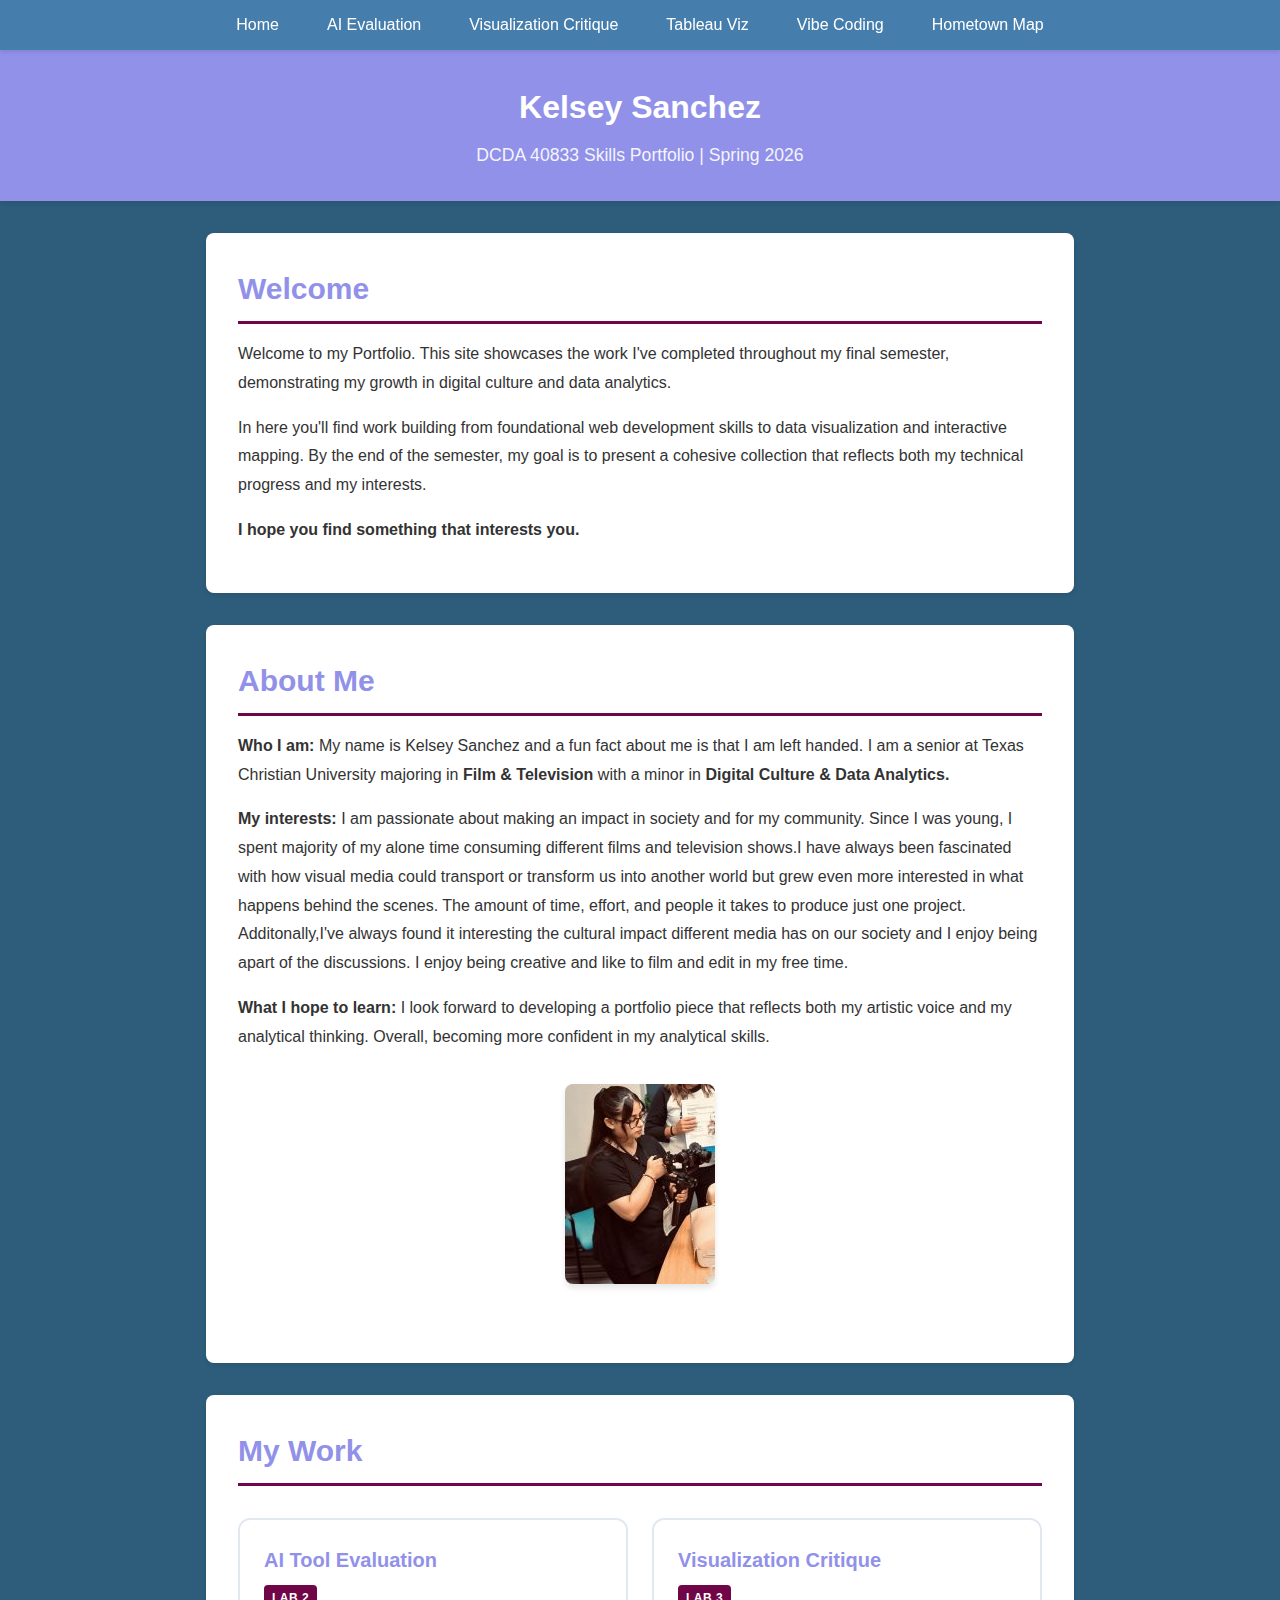
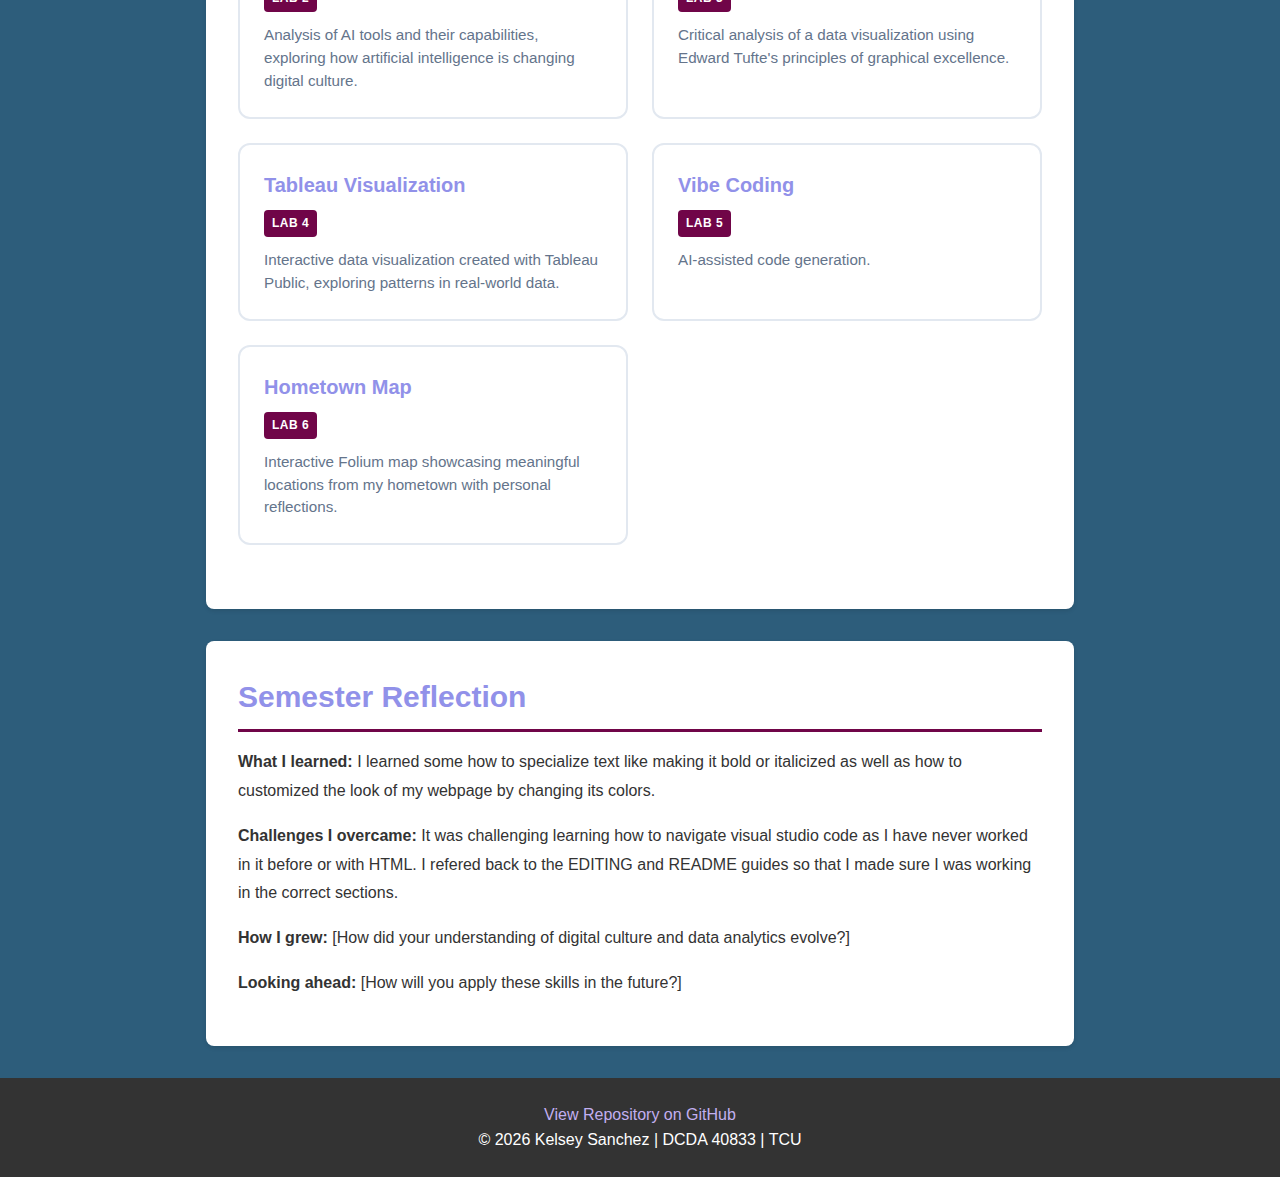
<file: index.html>
<!DOCTYPE html>
<html lang="en">
<head>
    <meta charset="UTF-8">
    <meta name="viewport" content="width=device-width, initial-scale=1.0">
    <meta name="description" content="Skills Portfolio showcasing work from DCDA 40833">
    <meta name="author" content="Your Name">
    <title>Kelsey Sanchez | DCDA 40833 Skills Portfolio</title> <!--Updated the title with my name and course information. This is what appears on the browser tab and helps identify who the page belongs to and its contents.  -->
    <link rel="stylesheet" href="css/styles.css">
</head>
<body>
    <!-- Navigation: Links to all portfolio pages -->
    <nav>
        <button class="hamburger" aria-label="Toggle navigation" aria-expanded="false">&#9776;</button>
        <ul>
            <li><a href="index.html">Home</a></li> <!--Each time I created a new page, I updated the navigation section to include the correct name. This will ensure that the link will take the user to the correct page. This section gives the user a quick overview of what the porfolio includes.-->
            <li><a href="Lab02.html">AI Evaluation</a></li>
            <li><a href="Lab03.html">Visualization Critique</a></li>
            <li><a href="Lab4.html">Tableau Viz</a></li>
            <li><a href="Lab05.html">Vibe Coding</a></li>
            <li><a href="Lab06.html">Hometown Map</a></li>
            
        </ul>
    </nav>

    <!-- Header: Your name and course info -->
    <header>
        <h1>Kelsey Sanchez</h1>
        <p>DCDA 40833 Skills Portfolio | Spring 2026</p>
    </header>

    <main>
        <!-- Welcome Section: Brief introduction to your portfolio -->
        <section id="welcome">
            <h2>Welcome</h2>
        <!--The welcome sections is the first thing visitors will read when looking though my portfolio. I tweaked the original give an overview of what kind of work they'd find and my goal with this portfolio so that the visitor knows what to expect and what I'm trying to convey. -->

            <p>Welcome to my Portfolio. This site showcases the work I've completed throughout my final semester, demonstrating my growth in digital culture and data analytics.</p>
            <p>In here you'll find work building from foundational web development skills to data visualization and interactive mapping. By the end of the semester, my goal is to present a cohesive collection that reflects both my technical progress and my interests.</p>

        <!--I seperated this short message from my welcome message and wrote it in bold as a design choice so It stands out.-->    
            <p><strong>I hope you find something that interests you.</strong></p>
        </section>

        <!-- About Section: Tell visitors about yourself -->
        <section id="about">
            <h2>About Me</h2>
            <!--This section holds the introduction to who I am. My introduction is what will reflect in the rest my work going forward so I wrote my introduction to reflect how my major and minor interests correlate-->
            <!--As a design choice I wrote my major and minor in bold so It stands out immediately.-->

            <p><strong>Who I am:</strong> My name is Kelsey Sanchez and a fun fact about me is that I am left handed. I am a senior at Texas Christian University majoring in <Strong>Film & Television</Strong> with a minor in <strong>Digital Culture & Data Analytics.</strong></p>
            <p><strong>My interests:</strong> I am passionate about making an impact in society and for my community. Since I was young, I spent majority of my alone time consuming different films and television shows.I have always been fascinated with how visual media could transport or transform us into another world but grew even more interested in what happens behind the scenes. The amount of time, effort, and people it takes to produce just one project. Additonally,I've always found it interesting the cultural impact different media has on our society and I enjoy being apart of the discussions. I enjoy being creative and like to film and edit in my free time.
            <p><strong>What I hope to learn:</strong> I look forward to developing a portfolio piece that reflects both my artistic voice and my analytical thinking. Overall, becoming more confident in my analytical skills.
  </p>

            <!-- Optional: Add a photo of yourself -->

            <!--I included this photo of myself as a placeholder until I recieve my professional headshot( I will comeback and update it). In the meantime, I chose a picture of myself in-action during one of my past internships-->

            <figure class="viz-container">
                <img src="images/Profile.JPG" alt="Kelsey Sanchez">
            </figure>
            
        </section>

        <!-- Portfolio Section: Links to all lab pages -->
        <section id="portfolio">
            <h2>My Work</h2>

            <!-- Portfolio Grid: Cards linking to each lab page -->
            <div class="portfolio-grid">

                <!-- Lab 2: AI Tool Evaluation -->
                <a href="Lab02.html" class="portfolio-card">
                    <h3>AI Tool Evaluation</h3>
                    <span class="lab-tag">Lab 2</span>
                    <p>Analysis of AI tools and their capabilities, exploring how artificial intelligence is changing digital culture.</p>
                </a>

                <!-- Lab 3: Tufte Critique -->
                <a href="Lab03.html" class="portfolio-card">
                    <h3>Visualization Critique</h3>
                    <span class="lab-tag">Lab 3</span>
                    <p>Critical analysis of a data visualization using Edward Tufte's principles of graphical excellence.</p>
                </a>

                <!-- Lab 4: Tableau Visualization -->
                <a href="Lab4.html" class="portfolio-card">
                    <h3>Tableau Visualization</h3>
                    <span class="lab-tag">Lab 4</span>
                    <p>Interactive data visualization created with Tableau Public, exploring patterns in real-world data.</p>
                </a>

                <!-- Lab 5: Vibe Coding -->
                <a href="Lab05.html" class="portfolio-card">
                    <h3>Vibe Coding</h3>
                    <span class="lab-tag">Lab 5</span>
                    <p>AI-assisted code generation.</p>
                </a>

                <!-- Lab 6: Hometown Map -->
                <a href="Lab06.html" class="portfolio-card">
                    <h3>Hometown Map</h3>
                    <span class="lab-tag">Lab 6</span>
                    <p>Interactive Folium map showcasing meaningful locations from my hometown with personal reflections.</p>
                </a>

            </div>
        </section>

        <!-- Reflection Section: Optional semester reflection -->
        <section id="reflection">
            <h2>Semester Reflection</h2>
            <!-- TODO: After completing all labs, write a reflection on your growth -->
            <p><strong>What I learned:</strong> I learned some how to specialize text like making it bold or italicized as well as how to customized the look of my webpage by changing its colors. </p>
            <p><strong>Challenges I overcame:</strong> It was challenging learning how to navigate visual studio code as I have never worked in it before or with HTML. I refered back to the EDITING and README guides so that I made sure I was working in the correct sections. </p>
            <p><strong>How I grew:</strong> [How did your understanding of digital culture and data analytics evolve?]</p>
            <p><strong>Looking ahead:</strong> [How will you apply these skills in the future?]</p>
        </section>
    </main>

    <!-- Footer: Links and copyright -->
    <footer>
        <p><a href="https://github.com/kelsey2004/DCDA40833-portfolio">View Repository on GitHub</a></p>
        <p>&copy; 2026 Kelsey Sanchez | DCDA 40833 | TCU</p>
    </footer>
    <script src="js/nav.js"></script>
</body>
</html>
</file>
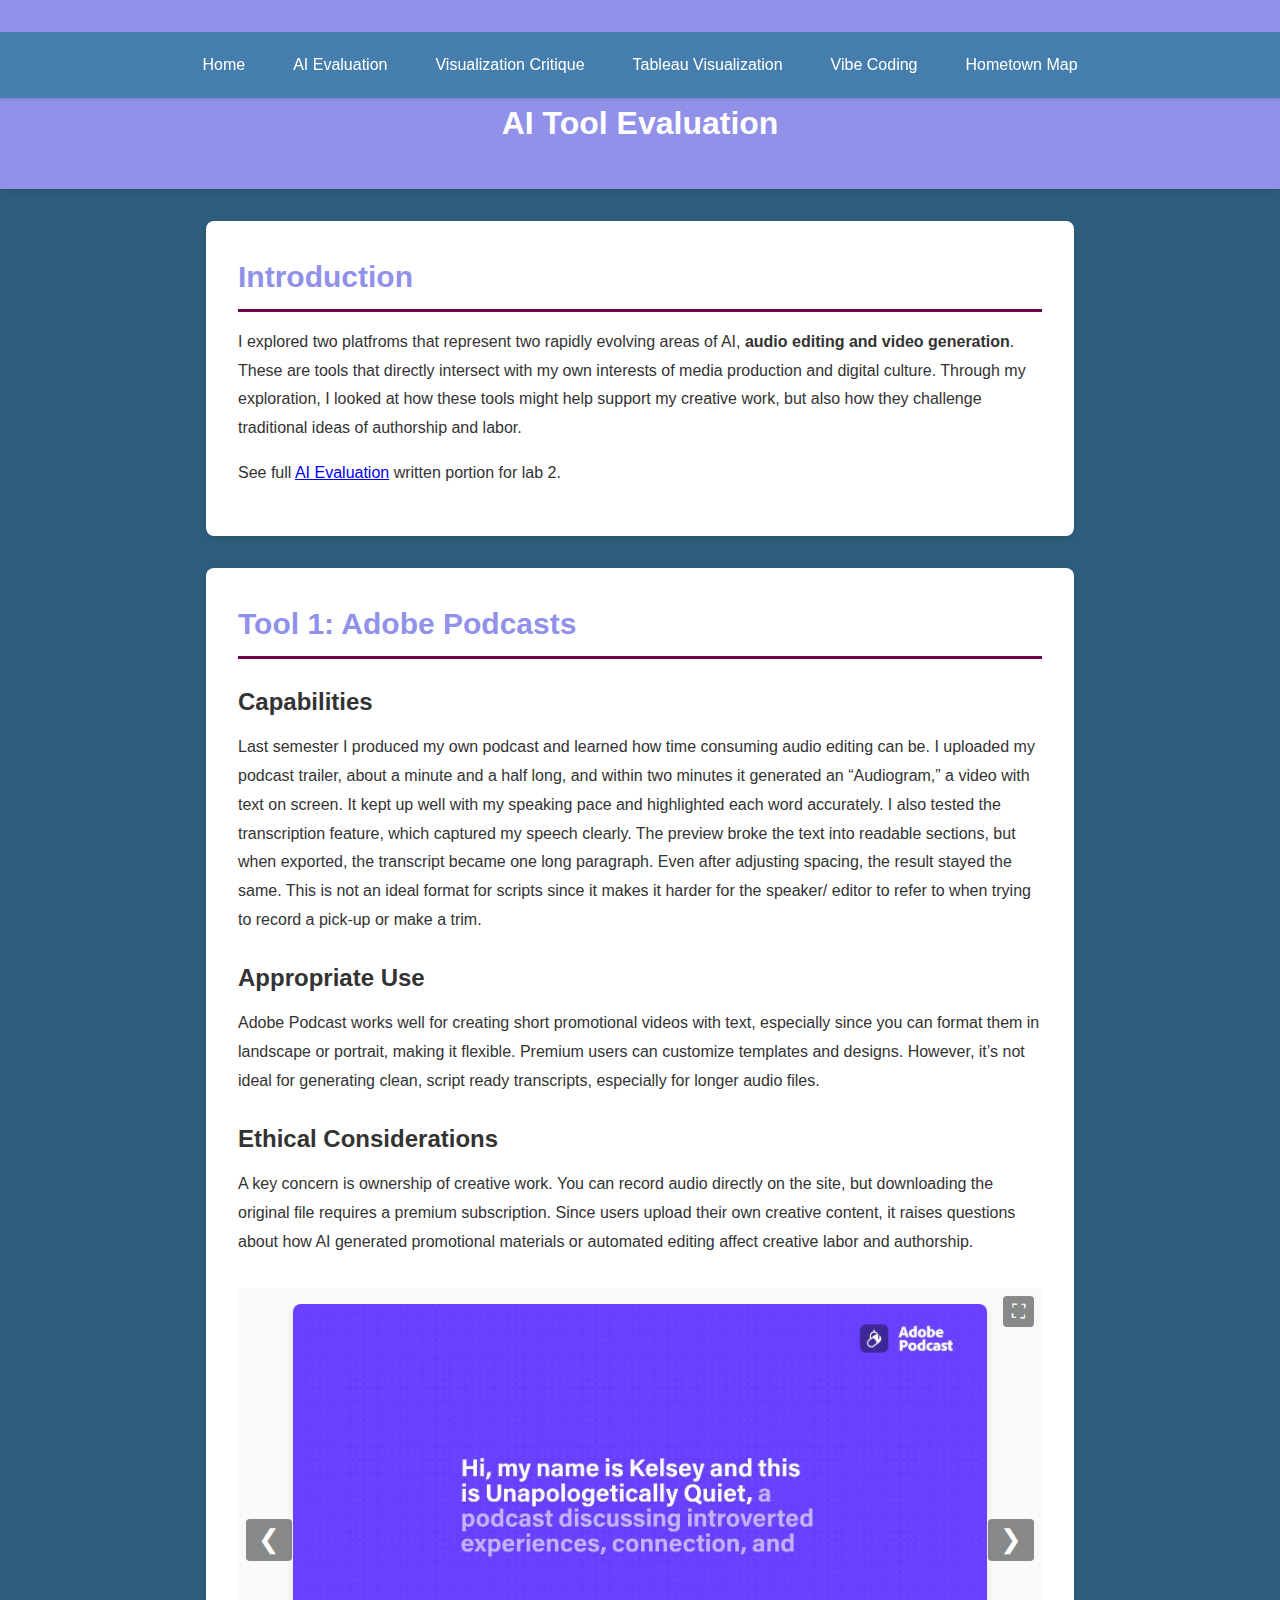
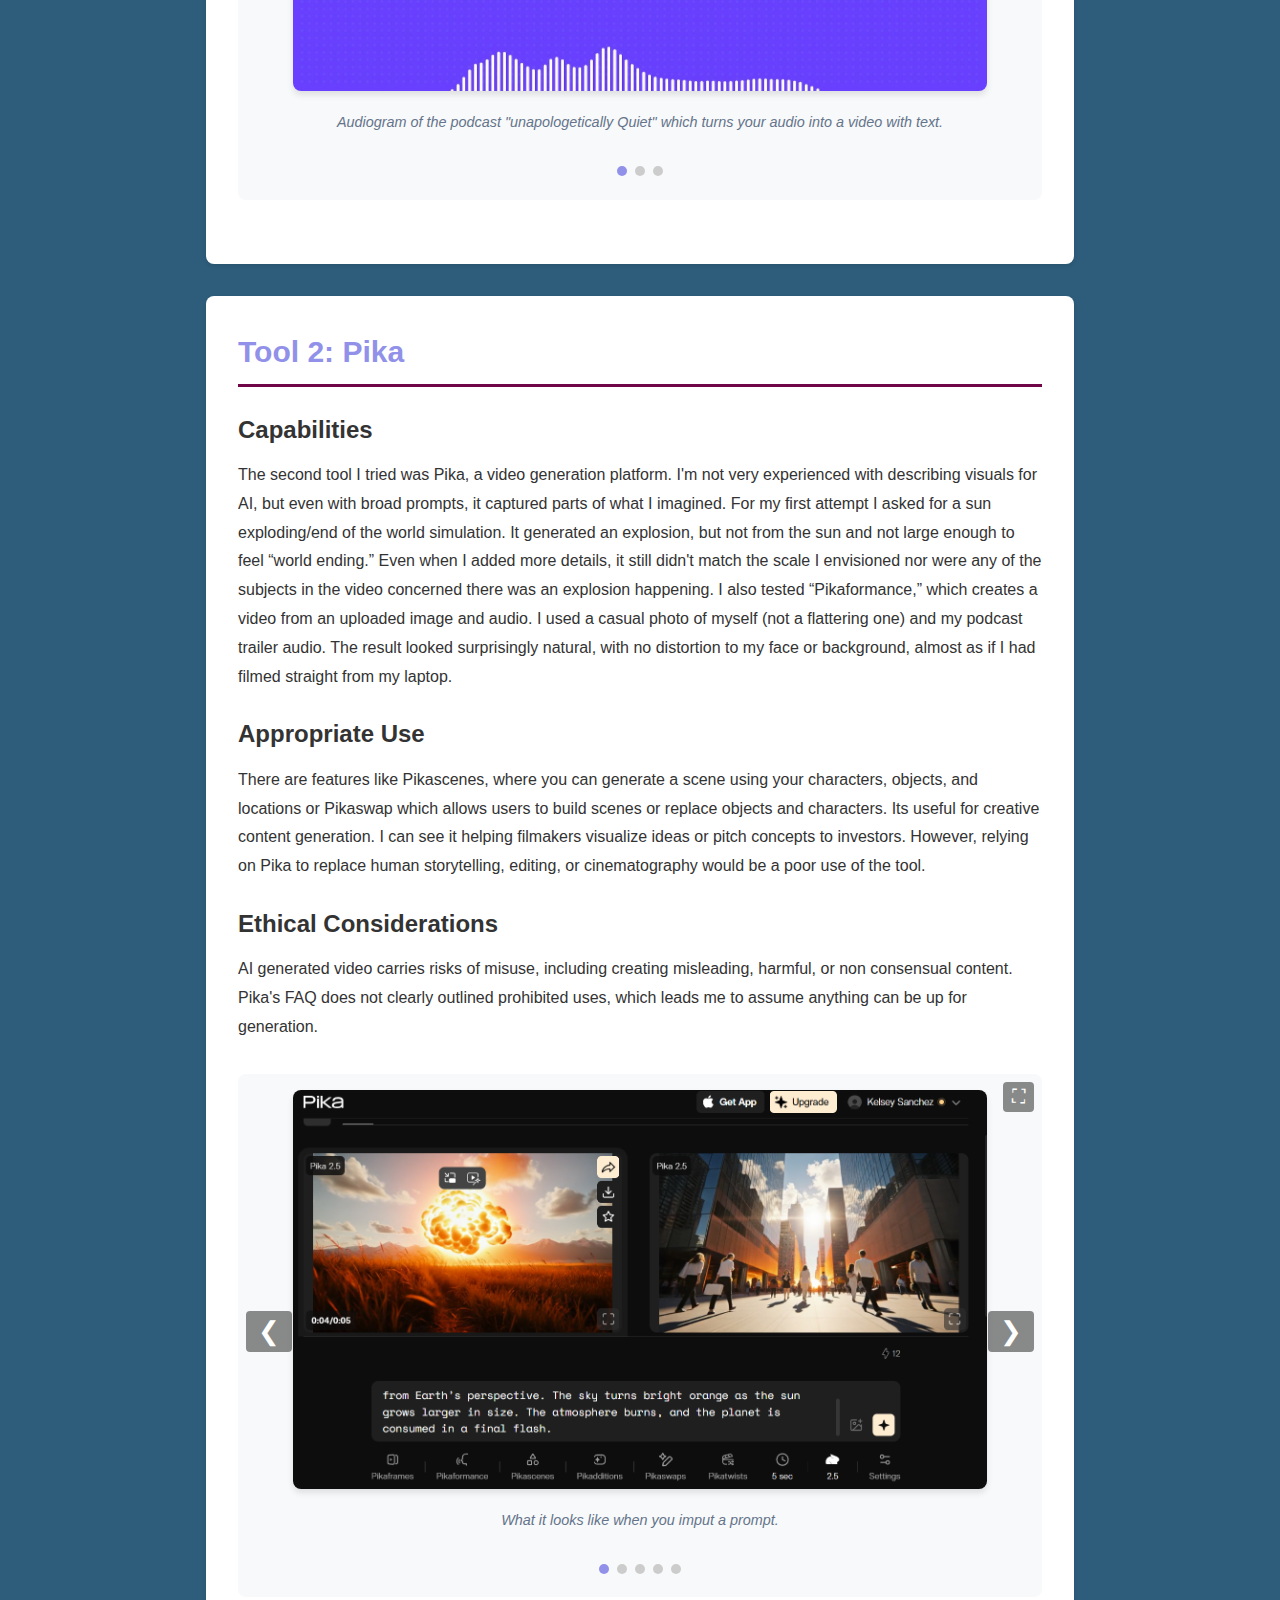
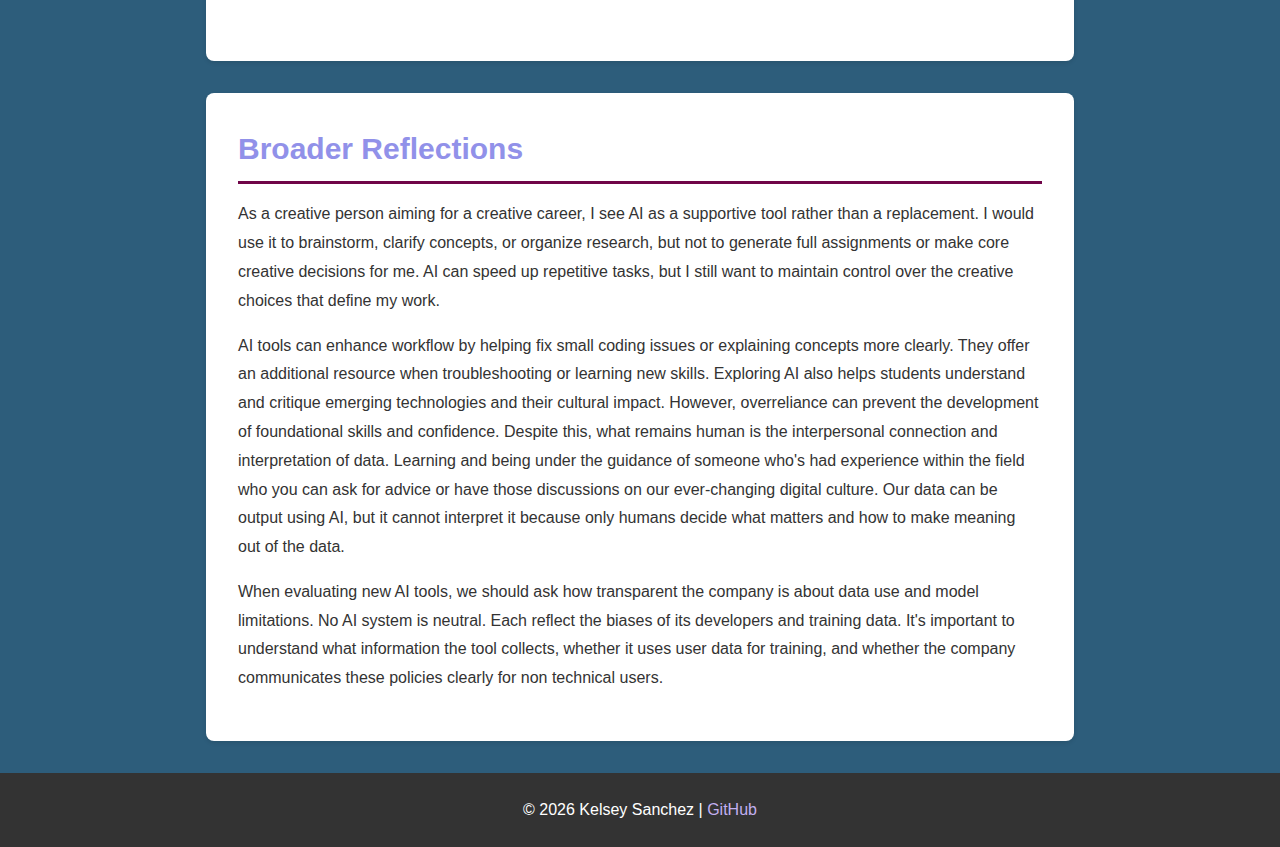
<file: Lab02.html>
<!DOCTYPE html>
<html lang="en">
<head>
    <meta charset="UTF-8">
    <meta name="viewport" content="width=device-width, initial-scale=1.0">
    <title>AI Evaluation | Kelsey Sanchez</title>
    <link rel="stylesheet" href="css/styles.css">
</head>
<body>
    <header>
        <nav>
            <button class="hamburger" aria-label="Toggle navigation" aria-expanded="false">&#9776;</button>
            <div class="nav-links">
                <a href="index.html">Home</a>
                <a href="Lab02.html" class="active">AI Evaluation</a>
                <a href="Lab03.html">Visualization Critique</a>
                <a href="Lab4.html">Tableau Visualization</a>
                <a href="Lab05.html">Vibe Coding</a>
                <a href="Lab06.html">Hometown Map</a>
                <!-- Add more lab links as the semester progresses -->
            </div>
        </nav>
        
        <h1> AI Tool Evaluation</h1>
    </header>

    <main>
        <section>
            <h2>Introduction</h2>
            <p> I explored two platfroms that represent two rapidly evolving areas of AI, <strong>audio editing and video generation</strong>. These are tools that directly intersect with my own interests of media production and digital culture. Through my exploration, I looked at how these tools might help support my creative work, but also how they challenge traditional ideas of authorship and labor.</p>
        <p>See full <a href="https://tcu-dcda.github.io/DCDA40833_SP26/labs/lab02.html">AI Evaluation</a> written portion for lab 2. <!-- This creates a hyperlink that takes you to the written instructions of this lab for visitors to refer back to.-->
        </section>

        <section>
            <h2>Tool 1: Adobe Podcasts</h2> <!-- The lines of code below create headings and sub-headings to highlight what the paragraph below it is about.-->
            <h3>Capabilities</h3>
            <p>Last semester I produced my own podcast and learned how time consuming audio editing can be. I uploaded my podcast trailer, about a minute and a half long, and within two minutes it generated an “Audiogram,” a video with text on screen. It kept up well with my speaking pace and highlighted each word accurately. I also tested the transcription feature, which captured my speech clearly. The preview broke the text into readable sections, but when exported, the transcript became one long paragraph. Even after adjusting spacing, the result stayed the same. This is not an ideal format for scripts since it makes it harder for the speaker/ editor to refer to when trying to record a pick-up or make a trim.  </p>

            <h3>Appropriate Use</h3>
            <p>Adobe Podcast works well for creating short promotional videos with text, especially since you can format them in landscape or portrait, making it flexible. Premium users can customize templates and designs. However, it’s not ideal for generating clean, script ready transcripts, especially for longer audio files.</p>

            <h3>Ethical Considerations</h3>
            <p>A key concern is ownership of creative work. You can record audio directly on the site, but downloading the original file requires a premium subscription. Since users upload their own creative content, it raises questions about how AI generated promotional materials or automated editing affect creative labor and authorship.</p>

            <!-- Image Carousel -->
            <div class="carousel"> <!-- Grouping all the figures in Tool 1 section and giving it a specific name -->
                <div class="carousel-slide active">  <!-- Further dividing 'Carousel' to make 'Carousel-slide' its own item. The three figures become three slides. The active slide corresponds to what is currently being displayed. --> 
                    <img src="images/Audiogram.png" alt="Section of text transcribed from audio">
                    <figcaption>Audiogram of the podcast "unapologetically Quiet" which turns your audio into a video with text.</figcaption>
                </div>
                <div class="carousel-slide"> <!-- Within'Carousel-slide' each figure and figure caption is read as a pair so when the image switches, the caption does too. -->
                    <img src="images/Screenshot 2026-01-27 181727.png" alt="Adobe Podcasts website transcript script">
                    <figcaption>What the transcript looks like on Adobe Podcasts. It is spaced into more readable sections.</figcaption>
                </div>
                <div class="carousel-slide">
                    <img src="images/Downloaded_transcript.jpeg" alt="PDF of transcript which is one big paragrpah">
                    <figcaption>What the transcript looks like in a PDF format. It gets grouped into one big paragragph.</figcaption>
                </div>
                <button class="carousel-prev" aria-label="Previous image">&#10094;</button> <!-- A button that when clicked will take you to the previous figure in the carousel. -->
                <button class="carousel-next" aria-label="Next image">&#10095;</button> <!--A button that when clicked will take you to the next figure in the carousel. -->
                <button class="carousel-expand" aria-label="Full screen">&#x26F6;</button> <!-- A button that when clicked will expand the carousel into fullscreen to view. -->
                <div class="carousel-dots"></div> <!-- Dots that show up under the figure captions that change according to which figure is currently being viewed. -->
            </div>
        </section>

        <section>
            <h2>Tool 2: Pika</h2> <!--Code below creates headings and sub-headings to highlight what the paragrpah below it is talking about.-->
            <h3>Capabilities</h3>
            <p>The second tool I tried was Pika, a video generation platform. I'm not very experienced with describing visuals for AI, but even with broad prompts, it captured parts of what I imagined. For my first attempt I asked for a sun exploding/end of the world simulation. It generated an explosion, but not from the sun and not large enough to feel “world ending.”  Even when I added more details, it still didn't match the scale I envisioned nor were any of the subjects in the video concerned there was an explosion happening. I also tested “Pikaformance,” which creates a video from an uploaded image and audio. I used a casual photo of myself (not a flattering one) and my podcast trailer audio. The result looked surprisingly natural, with no distortion to my face or background, almost as if I had filmed straight from my laptop.</p>

            <h3>Appropriate Use</h3>
            <p>There are features like Pikascenes, where you can generate a scene using your characters, objects, and locations or Pikaswap which allows users to build scenes or replace objects and characters. Its useful for creative content generation. I can see it helping filmakers visualize ideas or pitch concepts to investors. However, relying on Pika to replace human storytelling, editing, or cinematography would be a poor use of the tool.</p>

            <h3>Ethical Considerations</h3>
            <p>AI generated video carries risks of misuse, including creating misleading, harmful, or non consensual content. Pika's FAQ does not clearly outlined prohibited uses, which leads me to assume anything can be up for generation.</p>

            <!-- Image Carousel --> <!--Following the same structure as Tool 1. The 5 figures and their figure captions will be grouped and become 5 slides-->
            <div class="carousel">  
                <div class="carousel-slide active"> 
                    <img src="images/Screenshot 2026-01-27 001918.png" alt="Pika website">
                    <figcaption>What it looks like when you imput a prompt.</figcaption>
                </div>
                <div class="carousel-slide">
                    <img src="images/Screenshot 2026-01-27 004527.png" alt="AI generated video still of a big explsoion in a city">
                    <figcaption>One of the shots from the videos it generated. Explosion is not happening in the sky nor is anyone concerned in the video.</figcaption>
                </div>
                <div class="carousel-slide">
                    <img src="images/WIN_20250127_16_34_17_Pro.jpg" alt="girl looking at camera unamused">
                    <figcaption>This is the original image I imputed for pikaformance. I purposefully chose this random image of myself to see if would have an issue if subject is not looking straight at the camera or in the center.</figcaption>
                </div>
                <div class="carousel-slide">
                    <img src="images/Screenshot 2026-01-27 002250.png" alt="Pika website">
                    <figcaption>When using Pikaformance, you upload an image of a subject and the audio you choose. I chose myself and a snippet of my podcast trailer to see what it would look like if my audio had a visual to accompany it.</figcaption>
                </div>
                <div class="carousel-slide">
                    <img src="images/Screenshot 2026-01-27 184646.png" alt="Turned AI video still image of girl looking at camera unamused">
                    <figcaption>Pika outputted a video that was a similar resolution as the orignal image, not distorting the words in the background or myself.</figcaption>
                </div>
                <button class="carousel-prev" aria-label="Previous image">&#10094;</button>
                <button class="carousel-next" aria-label="Next image">&#10095;</button>
                <button class="carousel-expand" aria-label="Full screen">&#x26F6;</button>
                <div class="carousel-dots"></div>
            </div>
        </section>

        <section>
            <h2>Broader Reflections</h2>
            <p>As a creative person aiming for a creative career, I see AI as a supportive tool rather than a replacement. I would use it to brainstorm, clarify concepts, or organize research, but not to generate full assignments or make core creative decisions for me. AI can speed up repetitive tasks, but I still want to maintain control over the creative choices that define my work.</p>
        
            <p>AI tools can enhance workflow by helping fix small coding issues or explaining concepts more clearly. They offer an additional resource when troubleshooting or learning new skills. Exploring AI also helps students understand and critique emerging technologies and their cultural impact. However, overreliance can prevent the development of foundational skills and confidence. Despite this, what remains human is the interpersonal connection and interpretation of data. Learning and being under the guidance of someone who's had experience within the field who you can ask for advice or have those discussions on our ever-changing digital culture. Our data can be output using AI, but it cannot interpret it because only humans decide what matters and how to make meaning out of the data.</p>

            <p>When evaluating new AI tools, we should ask how transparent the company is about data use and model limitations. No AI system is neutral. Each reflect the biases of its developers and training data. It's important to understand what information the tool collects, whether it uses user data for training, and whether the company communicates these policies clearly for non technical users.</p>
        </section>
    </main>

    <footer>
        <p>&copy; 2026 Kelsey Sanchez | <a href="https://github.com/kelsey2004/DCDA40833-portfolio">GitHub</a></p>
    </footer>
    <script src="js/nav.js"></script>
</body>
</html>
</file>
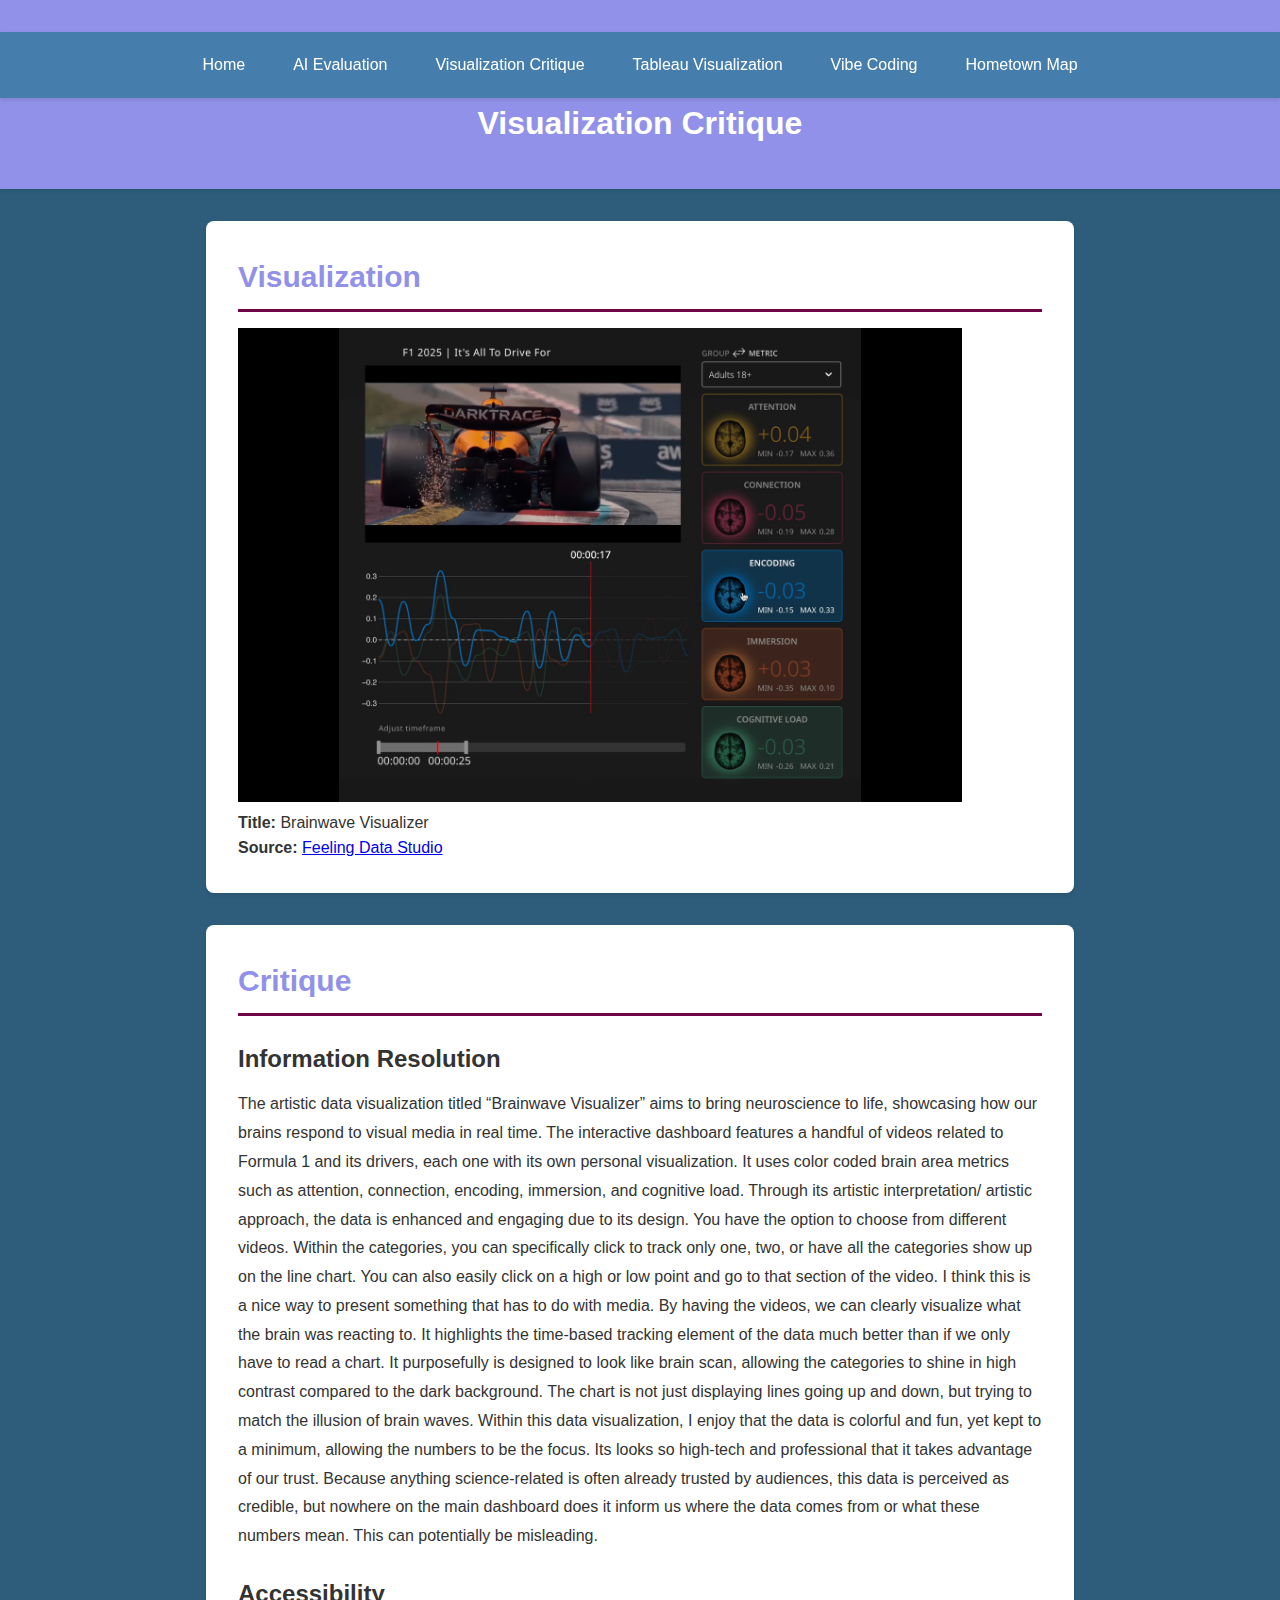
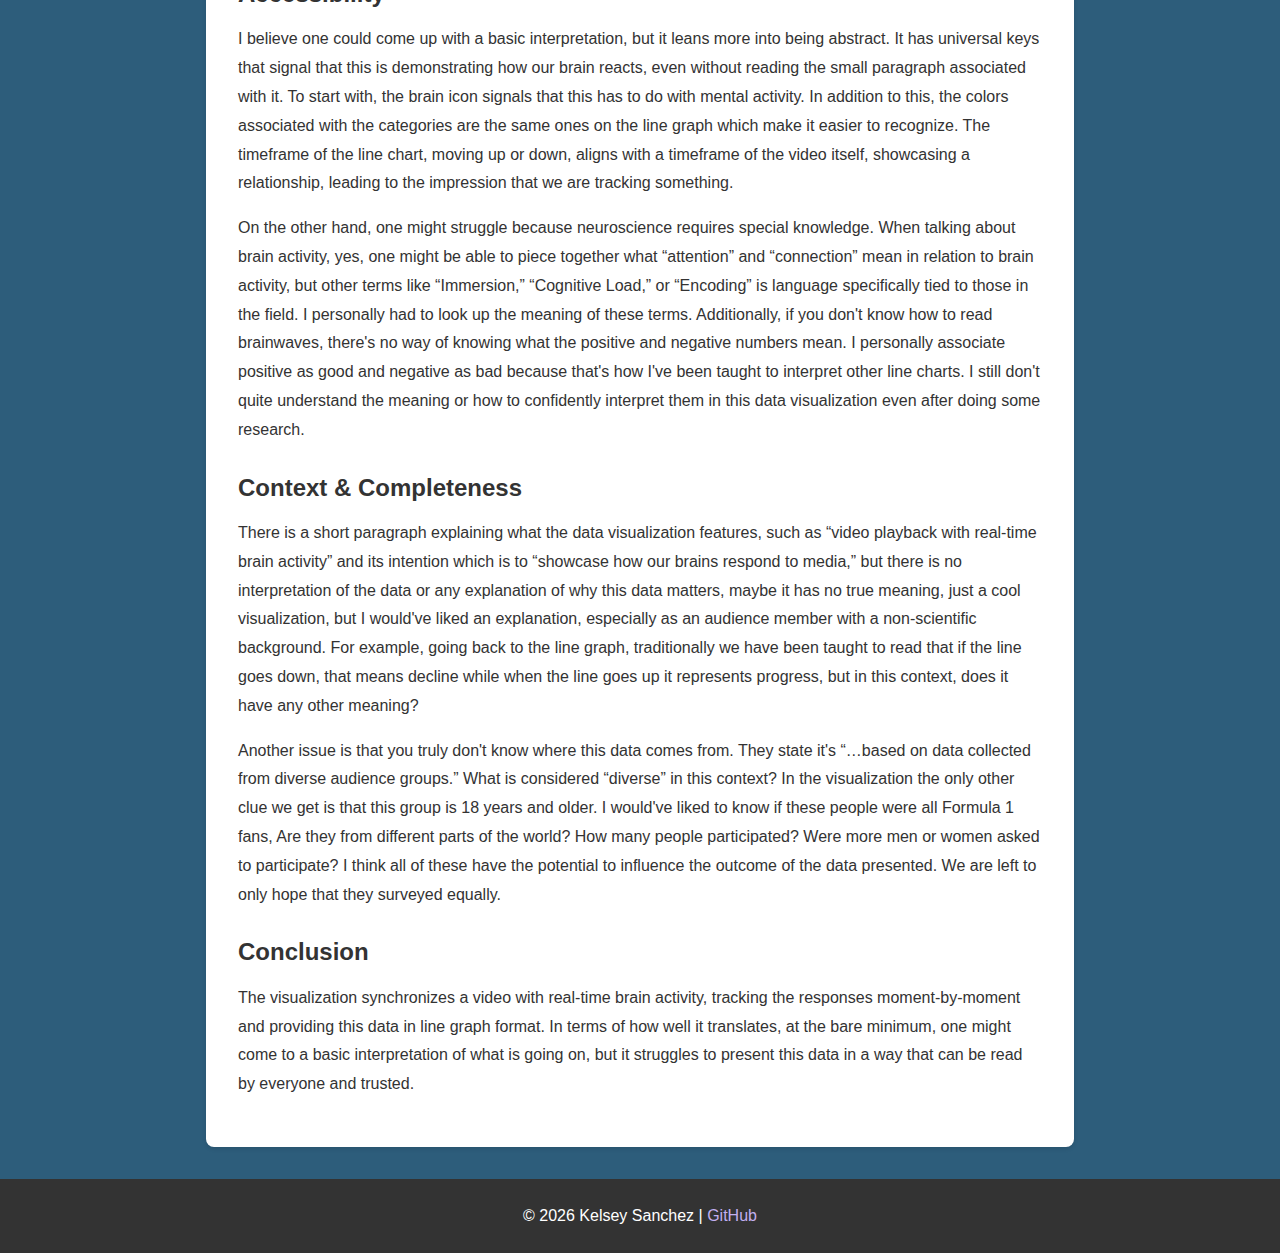
<file: Lab03.html>
<!DOCTYPE html>
<html lang="en">
<head>
    <meta charset="UTF-8">
    <meta name="viewport" content="width=device-width, initial-scale=1.0">
    <title>Visualization Critique | Kelsey Sanchez</title>
    <link rel="stylesheet" href="css/styles.css">
</head>
<body>
    <header>
        <nav>
            <button class="hamburger" aria-label="Toggle navigation" aria-expanded="false">&#9776;</button>
            <div class="nav-links">
                <a href="index.html">Home</a>
                <a href="Lab02.html">AI Evaluation</a>
                <a href="Lab03.html" class="active">Visualization Critique</a>
                <a href="Lab4.html">Tableau Visualization</a>
                <a href="Lab05.html">Vibe Coding</a>
                <a href="Lab06.html">Hometown Map</a>
                <!-- Add more lab links as the semester progresses -->
            </div>
        </nav>
        <h1>Visualization Critique</h1>
    </header>

    <main> 
        <section>
            <!--This section provides an image of the visual as well as a link that will directly take you to it. The purpose of this section is to provide full transparency where my critiques come from, giving the reader something to refer back to. -->
            <h2>Visualization</h2>
            <figure>
                <img src="images/BrainwaveVisualizer.png" alt=" Brainwave visualizer with Formula 1 race car video playback (top left). It displays five color coded categories of brain areas (right). It's Line graph tracks brain activity (bottom left).  " width= 90%>
                <figcaption>
                    <strong>Title:</strong> Brainwave Visualizer<br>
                    <strong>Source:</strong> <a href="https://feelingdata.studio/brainwave-visualizer/" target="_blank">Feeling Data Studio</a>
                </figcaption>
            </figure>
        </section>

        <section>
            <h2>Critique</h2>
            
            <h3>Information Resolution</h3>
            <p>The artistic data visualization titled “Brainwave Visualizer” aims to bring neuroscience to life, showcasing how our brains respond to visual media in real time.  The interactive dashboard features a handful of videos related to Formula 1 and its drivers, each one with its own personal visualization. It uses color coded brain area metrics such as attention, connection, encoding, immersion, and cognitive load. Through its artistic interpretation/ artistic approach, the data is enhanced and engaging due to its design. You have the option to choose from different videos. Within the categories, you can specifically click to track only one, two, or have all the categories show up on the line chart. You can also easily click on a high or low point and go to that section of the video. I think this is a nice way to present something that has to do with media. By having the videos, we can clearly visualize what the brain was reacting to. It highlights the time-based tracking element of the data much better than if we only have to read a chart. It purposefully is designed to look like brain scan, allowing the categories to shine in high contrast compared to the dark background. The chart is not just displaying lines going up and down, but trying to match the illusion of brain waves. Within this data visualization, I enjoy that the data is colorful and fun, yet kept to a minimum, allowing the numbers to be the focus. Its looks so high-tech and professional that it takes advantage of our trust. Because anything science-related is often already trusted by audiences, this data is perceived as credible, but nowhere on the main dashboard does it inform us where the data comes from or what these numbers mean. This can potentially be misleading. </p>

            <p></p>

            <h3>Accessibility</h3>
            <p>I believe one could come up with a basic interpretation, but it leans more into being abstract. It has universal keys that signal that this is demonstrating how our brain reacts, even without reading the small paragraph associated with it. To start with, the brain icon signals that this has to do with mental activity. In addition to this, the colors associated with the categories are the same ones on the line graph which make it easier to recognize. The timeframe of the line chart, moving up or down, aligns with a timeframe of the video itself, showcasing a relationship, leading to the impression that we are tracking something. </p>

            <p>On the other hand, one might struggle because neuroscience requires special knowledge. When talking about brain activity, yes, one might be able to piece together what “attention” and “connection” mean in relation to brain activity, but other terms like “Immersion,” “Cognitive Load,” or “Encoding” is language specifically tied to those in the field. I personally had to look up the meaning of these terms. Additionally, if you don't know how to read brainwaves, there's no way of knowing what the positive and negative numbers mean. I personally associate positive as good and negative as bad because that's how I've been taught to interpret other line charts. I still don't quite understand the meaning or how to confidently interpret them in this data visualization even after doing some research. </p>
            
            <h3>Context & Completeness</h3>
            <p>There is a short paragraph explaining what the data visualization features, such as “video playback with real-time brain activity” and its intention which is to “showcase how our brains respond to media,” but there is no interpretation of the data or any explanation of why this data matters, maybe it has no true meaning, just a cool visualization, but I would've liked an explanation, especially as an audience member with a non-scientific background. For example, going back to the line graph, traditionally we have been taught to read that if the line goes down, that means decline while when the line goes up it represents progress, but in this context, does it have any other meaning?</p>
            
            <p>Another issue is that you truly don't know where this data comes from. They state it's “…based on data collected from diverse audience groups.” What is considered “diverse” in this context? In the visualization the only other clue we get is that this group is 18 years and older. I would've liked to know if these people were all Formula 1 fans, Are they from different parts of the world?  How many people participated? Were more men or women asked to participate?  I think all of these have the potential to influence the outcome of the data presented. We are left to only hope that they surveyed equally.</p>

            <h3>Conclusion</h3>
            <p>The visualization synchronizes a video with real-time brain activity, tracking the responses moment-by-moment and providing this data in line graph format. In terms of how well it translates, at the bare minimum, one might come to a basic interpretation of what is going on, but it struggles to present this data in a way that can be read by everyone and trusted. </p>
        </section>
    </main>

    <footer>
        <p>© 2026 Kelsey Sanchez | <a href="https://github.com/kelsey2004/DCDA40833-portfolio">GitHub</a></p>
    </footer>
    <script src="js/nav.js"></script>
</body>
</html>
</file>
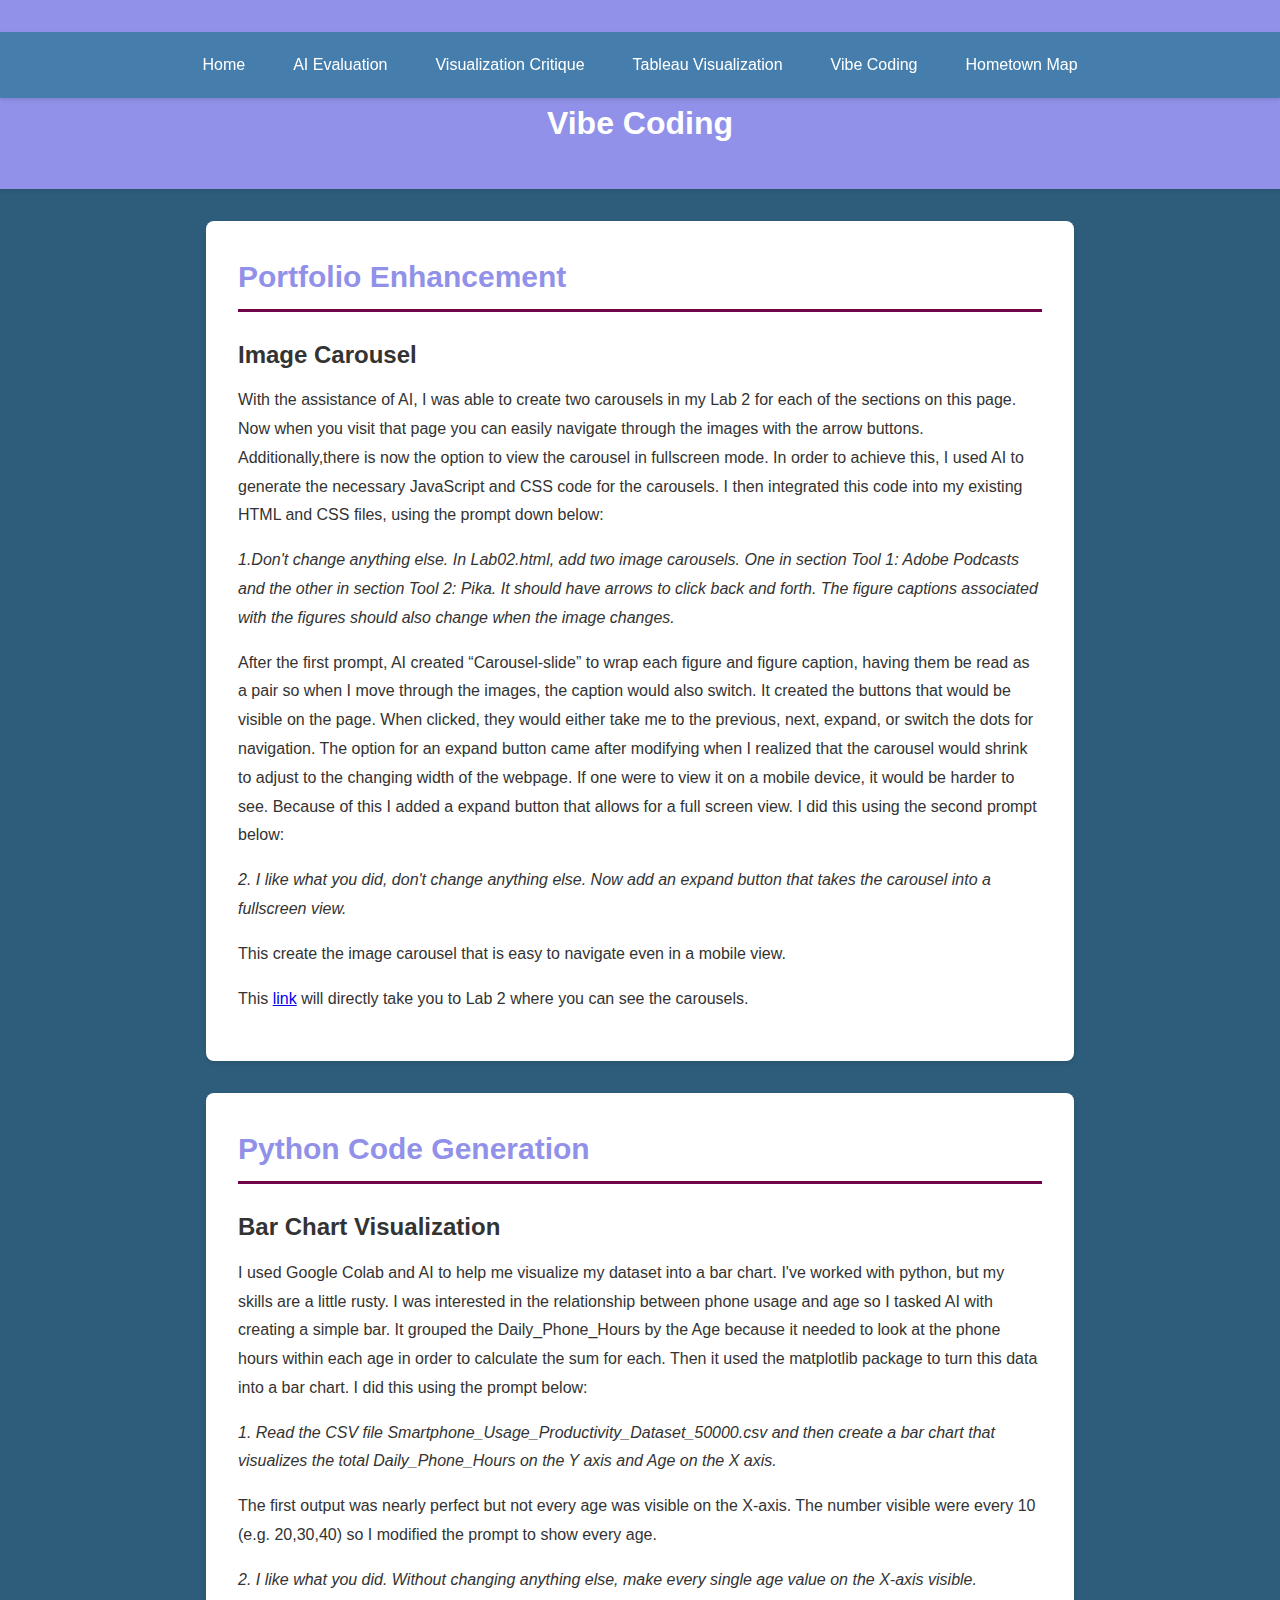
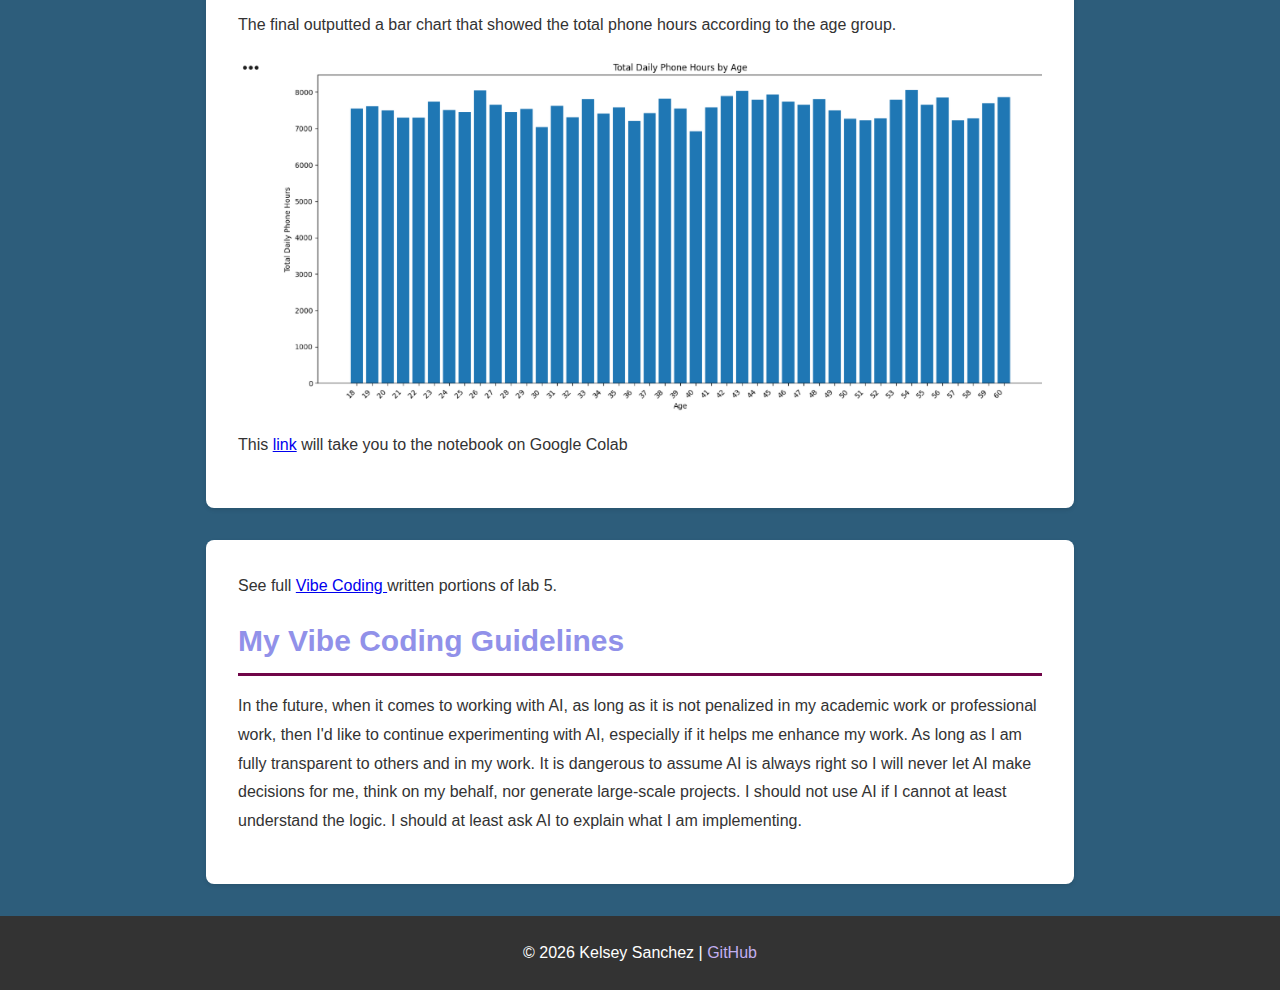
<file: Lab05.html>
<!DOCTYPE html>
<html lang="en">
<head>
    <meta charset="UTF-8">
    <meta name="viewport" content="width=device-width, initial-scale=1.0">
    <title>Vibe Coding | Kelsey Sanchez</title>
    <link rel="stylesheet" href="css/styles.css">
</head>
<body>
    <header>
        <nav>
            <button class="hamburger" aria-label="Toggle navigation" aria-expanded="false">&#9776;</button>
            <div class="nav-links">
                <a href="index.html">Home</a>
                <a href="Lab02.html">AI Evaluation</a>
                <a href="Lab03.html">Visualization Critique</a>
                <a href="Lab4.html">Tableau Visualization</a>
                <a href="Lab05.html"class="active">Vibe Coding</a>
                <a href="Lab06.html">Hometown Map</a>
            </div> 
            
        </nav>
        <h1>Vibe Coding</h1>
    </header>

    <main>
        <section> <!--Divided this page into three different sections to improve the readability.-->
            <h2>Portfolio Enhancement</h2>
            <h3>Image Carousel</h3>
            <p>With the assistance of AI, I was able to create two carousels in my Lab 2 for each of the sections on this page. Now when you visit that page you can easily navigate through the images with the arrow buttons. Additionally,there is now the option to view the carousel in fullscreen mode. In order to achieve this, I used AI to generate the necessary JavaScript and CSS code for the carousels. I then integrated this code into my existing HTML and CSS files, using the prompt down below: <!-- The last two sentences were recommended by AI and used better explain what was going on behind the scenes.-->
            <p> <em>1.Don't change anything else. In Lab02.html, add two image carousels. One in section Tool 1: Adobe Podcasts and the other in section Tool 2: Pika. It should have arrows to click back and forth. The figure captions associated with the figures should also change when the image changes.</em></p>
            <p>After the first prompt, AI created “Carousel-slide” to wrap each figure and figure caption, having them be read as a pair so when I move through the images, the caption would also switch. It created the buttons that would be visible on the page. When clicked, they would either take me to the previous, next, expand, or switch the dots for navigation. The option for an expand button came after modifying when I realized that the carousel would shrink to adjust to the changing width of the webpage. If one were to view it on a mobile device, it would be harder to see. Because of this I added a expand button that allows for a full screen view. I did this using the second prompt below: </p>
            <p><em>2. I like what you did, don't change anything else. Now add an expand button that takes the carousel into a fullscreen view. </em></p>
            
            <p> This create the image carousel that is easy to navigate even in a mobile view.</p>
            <p>This <a href="Lab02.html">link</a> will directly take you to Lab 2 where you can see the carousels.</p> <!-- This embeds a hyperlink that directly takes the user to the Lab 2 webpage to view the carousel.-->
        </section>

        <section>
            <h2>Python Code Generation</h2>
            <h3>Bar Chart Visualization</h3>
            <p> I used Google Colab and AI to help me visualize my dataset into a bar chart. I've worked with python, but my skills are a little rusty. I was interested in the relationship between phone usage and age so I tasked AI with creating a simple bar. It grouped the Daily_Phone_Hours by the Age because it needed to look at the phone hours within each age in order to calculate the sum for each. Then it used the matplotlib package to turn this data into a bar chart. I did this using the prompt below: </p>
            <p><em> 1. Read the CSV file Smartphone_Usage_Productivity_Dataset_50000.csv and then create a bar chart that visualizes the total Daily_Phone_Hours on the Y axis and Age on the X axis.</em></p>
            
            <p>The first output was nearly perfect but not every age was visible on the X-axis. The number visible were every 10 (e.g. 20,30,40) so I modified the prompt to show every age.
            <p><em>2. I like what you did. Without changing anything else, make every single age value on the X-axis visible. </em></p>
            
            <p>The final outputted a bar chart that showed the total phone hours according to the age group.</p>
            <img src="images/Screenshot 2026-02-24 120444.png" alt="Bar Chart of Phone Usage by Age" width="100%"> 
            <p>This <a href="https://colab.research.google.com/drive/1ENIqkia6Z8Uptht9nVQZ2T4Z7a7aFKzi?usp=sharing">link</a> will take you to the notebook on Google Colab</p>  <!-- This code hyperlinks the Google Colab page where one can view the code and comments.-->
        </section>  
        
        <section> <!--Creating another section to seperate the my reflection on how I used AI and my personal reflection on AI as whole.-->
            <p> See full <a href="https://tcu-dcda.github.io/DCDA40833_SP26/labs/lab05.html">Vibe Coding </a> written portions of lab 5.</p> <!--Creates a hyperlink that directly takes the visitor to the written instructions for lab 5 to refer back to.-->
                <h2> My Vibe Coding Guidelines</h2>
            <p>In the future, when it comes to working with AI, as long as it is not penalized in my academic work or professional work, then I'd like to continue experimenting with  AI, especially if it helps me enhance my work. As long as I am fully transparent to others and in my work. It is dangerous to assume AI is always right so I will never let AI make decisions for me, think on my behalf, nor generate large-scale projects. I should not use AI if I cannot at least understand the logic. I should at least ask AI to explain what I am implementing. </p>
        </section>
    </main>

    <footer>
        <p>&copy; 2026 Kelsey Sanchez | <a href="https://github.com/kelsey2004/DCDA40833-portfolio">GitHub</a></p>
    </footer>
    <script src="js/nav.js"></script>
</body>
</html>
</file>
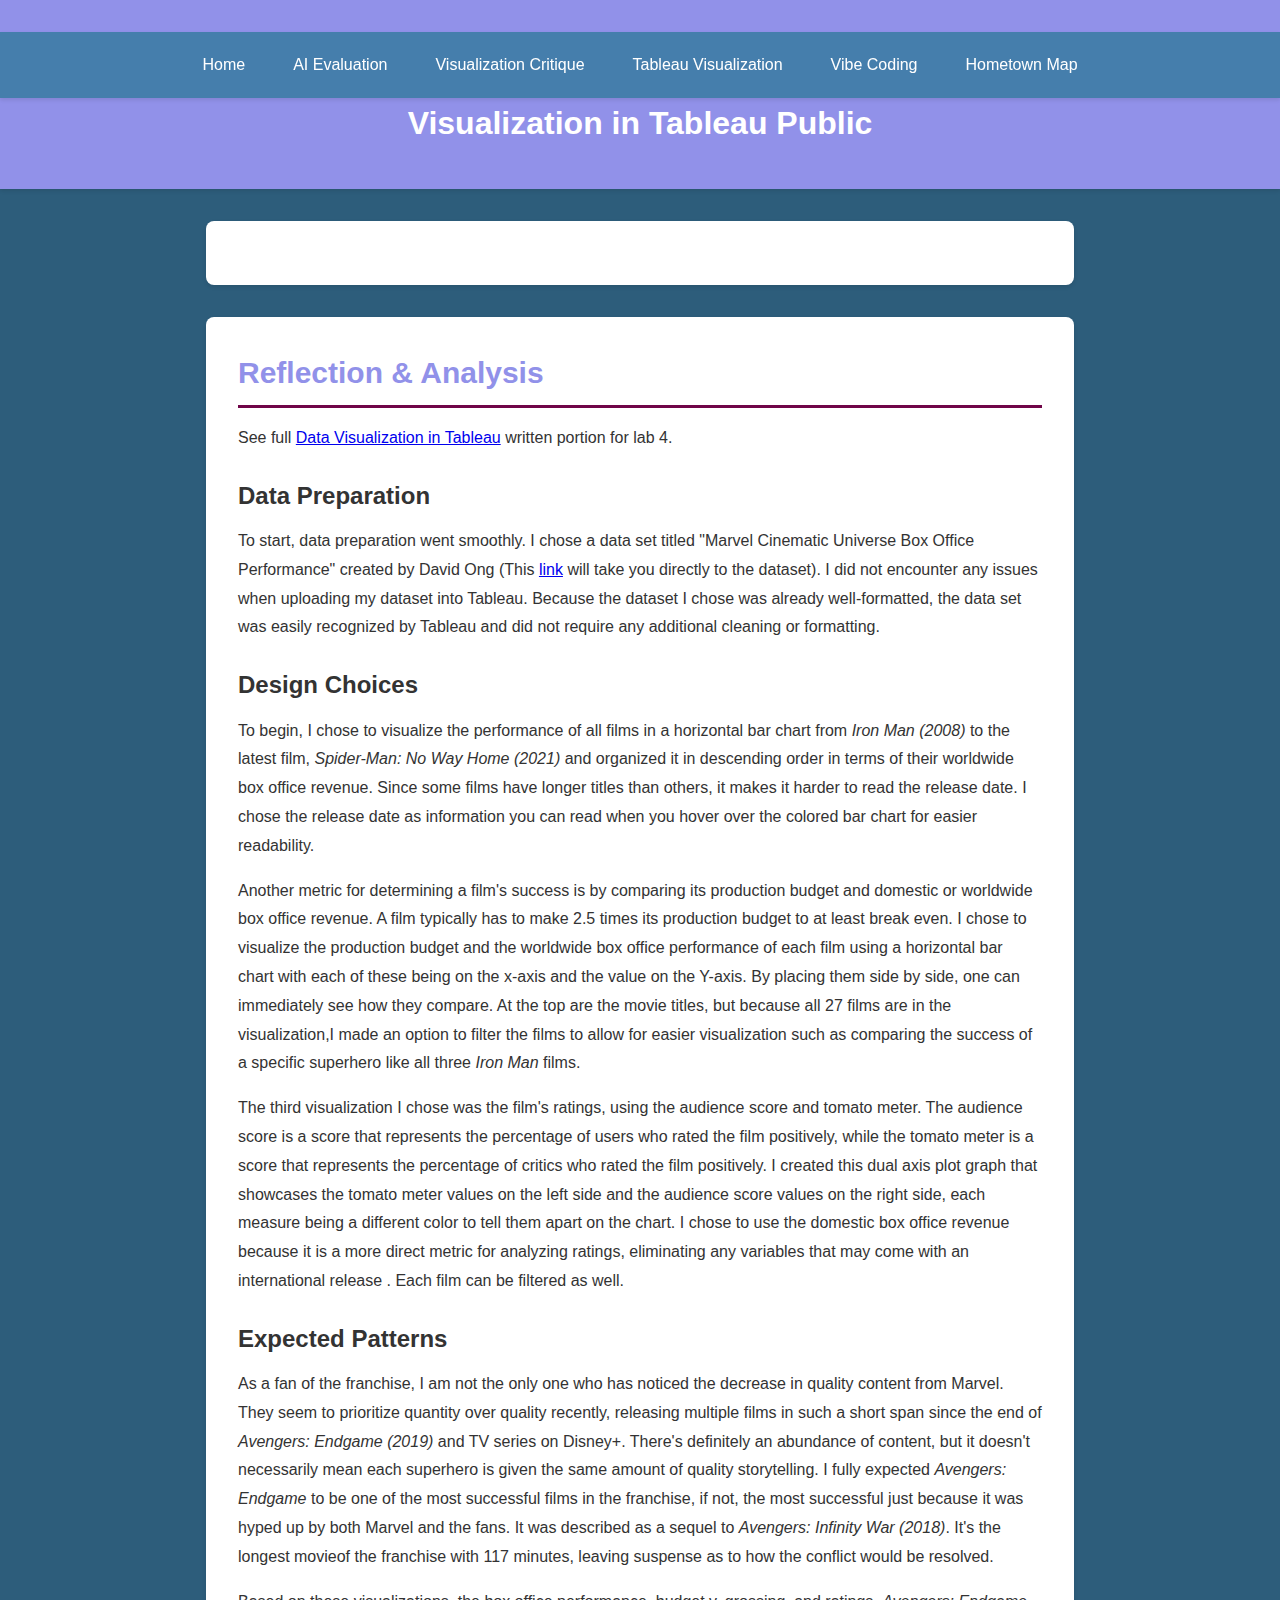
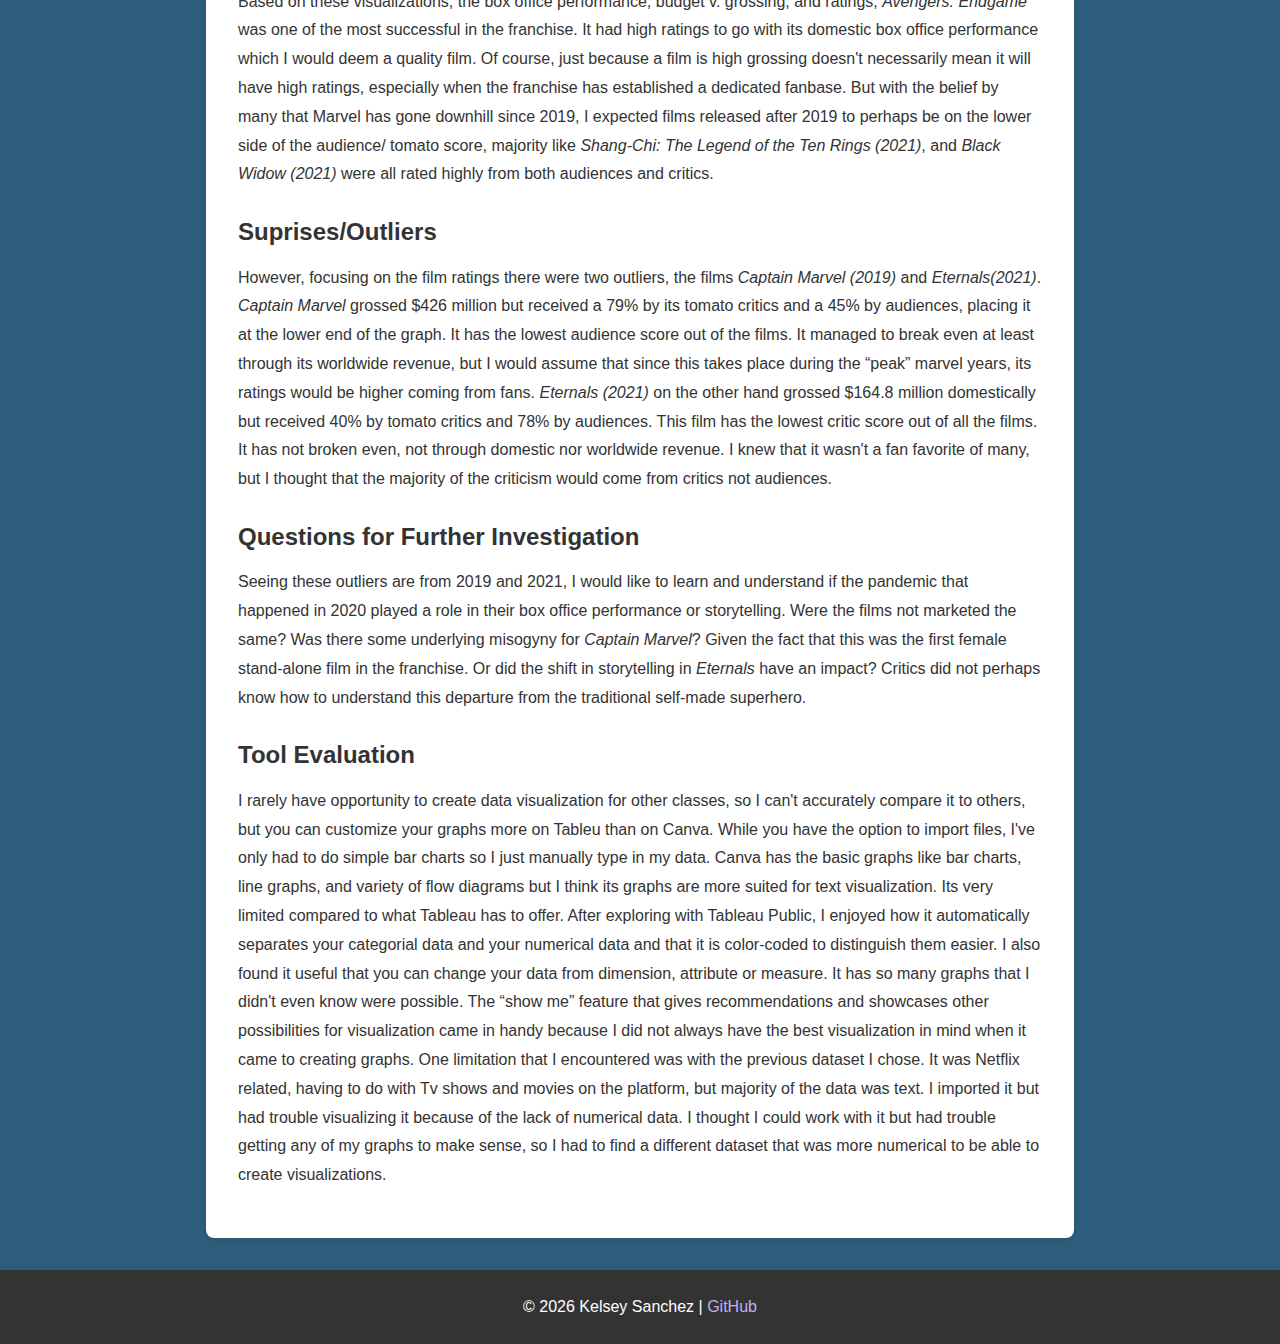
<file: Lab4.html>
<!DOCTYPE html>
<html lang="en">
<head>
    <meta charset="UTF-8">
    <meta name="viewport" content="width=device-width, initial-scale=1.0">
    <title>Tableau Public | Kelsey Sanchez</title>
    <link rel="stylesheet" href="css/styles.css">
</head>
<body>
    <header>
        <nav>
            <button class="hamburger" aria-label="Toggle navigation" aria-expanded="false">&#9776;</button>
            <div class="nav-links">
                <a href="index.html">Home</a>
                <a href="Lab02.html">AI Evaluation</a>
                <a href="Lab03.html">Visualization Critique</a>
                <a href="Lab4.html" class="active">Tableau Visualization</a>
                <a href="Lab05.html">Vibe Coding</a>
                <a href="Lab06.html">Hometown Map</a>
                <!-- Add more lab links as the semester progresses -->
            </div>
        </nav>
        <h1> Visualization in Tableau Public</h1>
    </header>

    <main>
        <section> <!--This embeds the Tableau visualization dashboard I created.-->
           <div class='tableauPlaceholder' id='viz1770954779142' style='position: relative'><noscript>
            <a href='#'><img alt='MCU Visualization ' src='https:&#47;&#47;public.tableau.com&#47;static&#47;images&#47;MC&#47;MCUDataVisualization_17709486642490&#47;MCUVisualization&#47;1_rss.png' style='border: none' /></a></noscript><object class='tableauViz'  style='display:none;'><param name='host_url' value='https%3A%2F%2Fpublic.tableau.com%2F' /> <param name='embed_code_version' value='3' /> <param name='site_root' value='' /><param name='name' value='MCUDataVisualization_17709486642490&#47;MCUVisualization' /><param name='tabs' value='no' /><param name='toolbar' value='yes' /><param name='static_image' value='https:&#47;&#47;public.tableau.com&#47;static&#47;images&#47;MC&#47;MCUDataVisualization_17709486642490&#47;MCUVisualization&#47;1.png' /> <param name='animate_transition' value='yes' /><param name='display_static_image' value='yes' /><param name='display_spinner' value='yes' /><param name='display_overlay' value='yes' /><param name='display_count' value='yes' /><param name='language' value='en-US' /><param name='filter' value='publish=yes' /></object></div>                <script type='text/javascript'>                    var divElement = document.getElementById('viz1770954779142');                    var vizElement = divElement.getElementsByTagName('object')[0];                    if ( divElement.offsetWidth > 800 ) { vizElement.style.width='100%';vizElement.style.height=(divElement.offsetWidth*0.75)+'px';} else if ( divElement.offsetWidth > 500 ) { vizElement.style.width='100%';vizElement.style.height='917px';} else { vizElement.style.width='100%';vizElement.style.height='1077px';}                     var scriptElement = document.createElement('script');                    scriptElement.src = 'https://public.tableau.com/javascripts/api/viz_v1.js';                    vizElement.parentNode.insertBefore(scriptElement, vizElement);                </script> 
        </section>

        <section> 
            <h2>Reflection & Analysis</h2>
            <p>See full <a href="https://tcu-dcda.github.io/DCDA40833_SP26/labs/lab04.html"> Data Visualization in Tableau</a> written portion for lab 4.</p>
            <h3>Data Preparation</h3> <!--Linking the written instructions to the actually lab for visitors to refer back to. I additionally linked the actual dataset on Kaggle to not only give credit, but also allow the visitors to check out the data themselves.-->
            <p>To start, data preparation went smoothly. I chose a data set titled "Marvel Cinematic Universe Box Office Performance" created by David Ong (This <a href="https://www.kaggle.com/datasets/davidgdong/marvel-cinematic-universe-box-office-dataset">link</a> will take you directly to the dataset). I did not encounter any issues when uploading my dataset into Tableau. Because the dataset I chose was already well-formatted, the data set was easily recognized by Tableau and did not require any additional cleaning or formatting.</p>

            <h3>Design Choices</h3> 
            <p>To begin, I chose to visualize the performance of all films in a horizontal bar chart from <em>Iron Man (2008)</em> to the latest film, <em>Spider-Man: No Way Home (2021)</em> and organized it in descending order in terms of their worldwide box office revenue. Since some films have longer titles than others, it makes it harder to read the release date. I chose the release date as information you can read when you hover over the colored bar chart for easier readability. </p>

            <p>Another metric for determining a film's success is by comparing its production budget and domestic or worldwide box office revenue. A film typically has to make 2.5 times its production budget to at least break even. I chose to visualize the production budget and the worldwide box office performance of each film using a horizontal bar chart with each of these being on the x-axis and the value on the Y-axis. By placing them side by side, one can immediately see how they compare. At the top are the movie titles, but because all 27 films are in the visualization,I made an option to filter the films to allow for easier visualization such as comparing the success of a specific superhero like all three <em>Iron Man</em> films.
</p>
            <p>The third visualization I chose was the film's ratings, using the audience score and tomato meter. The audience score is a score that represents the percentage of users who rated the film positively, while the tomato meter is a score that represents the percentage of critics who rated the film positively. I created this dual axis plot graph that showcases the tomato meter values on the left side and the audience score values on the right side, each measure being a different color to tell them apart on the chart. I chose to use the domestic box office revenue because it is a more direct metric for analyzing ratings, eliminating any variables that may come with an international release . Each film can be filtered as well. 
</p>
            <h3>Expected Patterns</h3>
            <p>As a fan of the franchise, I am not the only one who has noticed the decrease in quality content from Marvel. They seem to prioritize quantity over quality recently, releasing multiple films in such a short span since the end of <em>Avengers: Endgame (2019)</em> and TV series on Disney+. There's definitely an abundance of content, but it doesn't necessarily mean each superhero is given the same amount of quality storytelling. I fully expected <em>Avengers: Endgame</em> to be one of the most successful films in the franchise, if not, the most successful just because it was hyped up by both Marvel and the fans. It was described as a sequel to <em>Avengers: Infinity War (2018)</em>. It's the longest movieof the franchise with 117 minutes, leaving suspense as to how the conflict would be resolved.
</p>
            <p>Based on these visualizations, the box office performance, budget v. grossing, and ratings, <em>Avengers: Endgame</em> was one of the most successful in the franchise. It had high ratings to go with its domestic box office performance which I would deem a quality film. Of course, just because a film is high grossing doesn't necessarily mean it will have high ratings, especially when the franchise has established a dedicated fanbase. But with the belief by many that Marvel has gone downhill since 2019, I expected films released after 2019 to perhaps be on the lower side of the audience/ tomato score, majority like <em>Shang-Chi: The Legend of the Ten Rings (2021)</em>, and <em>Black Widow (2021)</em> were all rated highly from both audiences and critics.</p>

            <h3>Suprises/Outliers</h3>
            <p>However, focusing on the film ratings there were two outliers, the films <em>Captain Marvel (2019)</em> and <em>Eternals(2021)</em>. <em>Captain Marvel</em> grossed $426 million but received a 79% by its tomato critics and a 45% by audiences, placing it at the lower end of the graph. It has the lowest audience score out of the films.  It managed to break even at least through its worldwide revenue, but I would assume that since this takes place during the “peak” marvel years, its ratings would be higher coming from fans. <em>Eternals (2021)</em> on the other hand grossed $164.8 million domestically but received 40% by tomato critics and 78% by audiences. This film has the lowest critic score out of all the films. It has not broken even, not through domestic nor worldwide revenue. I knew that it wasn't a fan favorite of many, but I thought that the majority of the criticism would come from critics not audiences.</p>

            <h3>Questions for Further Investigation</h3>
            <p>Seeing these outliers are from 2019 and 2021, I would like to learn and understand if the pandemic that happened in 2020 played a role in their box office performance or storytelling. Were the films not marketed the same? Was there some underlying misogyny for <em>Captain Marvel</em>? Given the fact that this was the first female stand-alone film in the franchise. Or did the shift in storytelling in <em>Eternals</em> have an impact? Critics did not perhaps know how to understand this departure from the traditional self-made superhero. 
</p>

            <h3>Tool Evaluation</h3>
            <p>I rarely have opportunity to create data visualization for other classes, so I can't accurately compare it to others, but you can customize your graphs more on Tableu than on Canva. While you have the option to import files, I've only had to do simple bar charts so I just manually type in my data. Canva has the basic graphs like bar charts, line graphs, and variety of flow diagrams but I think its graphs are more suited for text visualization. Its very limited compared to what Tableau has to offer. After exploring with Tableau Public, I enjoyed how it automatically separates your categorial data and your numerical data and that it is color-coded to distinguish them easier. I also found it useful that you can change your data from dimension, attribute or measure.  It has so many graphs that I didn't even know were possible. The “show me” feature that gives recommendations and showcases other possibilities for visualization came in handy because I did not always have the best visualization in mind when it came to creating graphs. One limitation that I encountered was with the previous dataset I chose. It was Netflix related, having to do with Tv shows and movies on the platform, but majority of the data was text. I imported it but had trouble visualizing it because of the lack of numerical data. I thought I could work with it but had trouble getting any of my graphs to make sense, so I had to find a different dataset that was more numerical to be able to create visualizations.</p> 
</p>
        </section>
    </main>

    <footer>
        <p>© 2026 Kelsey Sanchez | <a href="https://github.com/kelsey2004/DCDA40833-portfolio">GitHub</a></p>
    </footer>
    <script src="js/nav.js"></script>
</body>
</html>
</file>
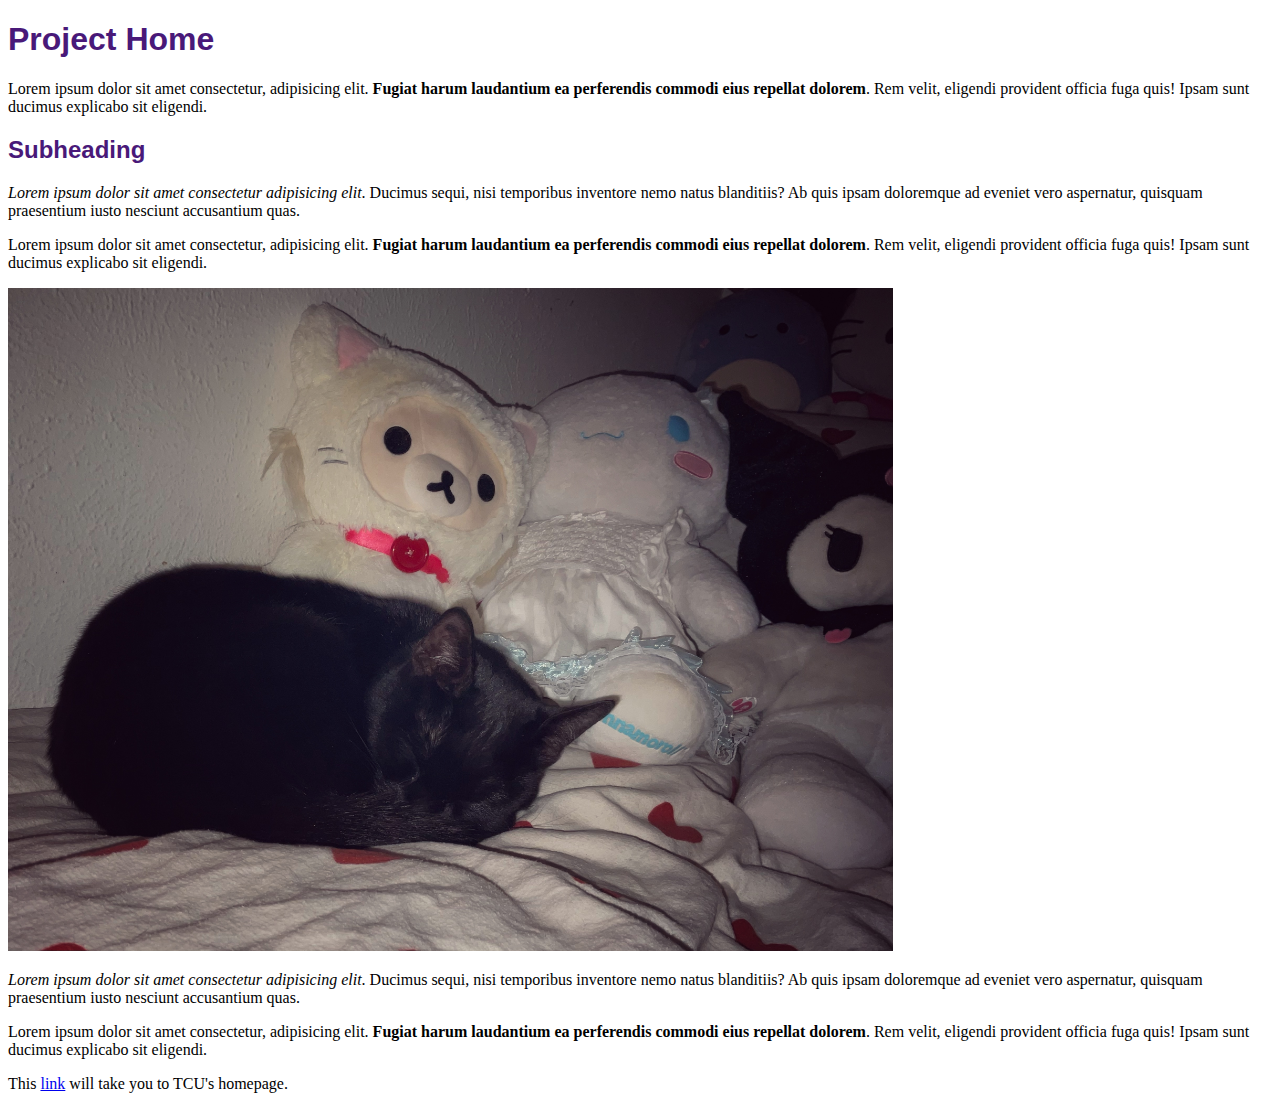
<file: playground.html>
<!DOCTYPE html>

<html lang="en">

<head>

    <meta charset="UTF-8">
    <meta name="viewport" content="width=device-width, initial-scale=1.0">

    <title>Document</title>

<style>

    h1 {color:#491979;
    
    font-family: 'Gill Sans', 'Gill Sans MT', Calibri, 'Trebuchet MS', sans-serif;
}

h2 {color:#491979;
    
    font-family: 'Gill Sans', 'Gill Sans MT', Calibri, 'Trebuchet MS', sans-serif;
}



</style>


</head>


<body>
    
<h1>Project Home</h1>

<p>Lorem ipsum dolor sit amet consectetur, adipisicing elit. <strong>Fugiat harum laudantium ea perferendis commodi eius repellat dolorem</strong>. Rem velit, eligendi provident officia fuga quis! Ipsam sunt ducimus explicabo sit eligendi.</p>

<h2>Subheading</h2>

<p><em>Lorem ipsum dolor sit amet consectetur adipisicing elit</em>. Ducimus sequi, nisi temporibus inventore nemo natus blanditiis? Ab quis ipsam doloremque ad eveniet vero aspernatur, quisquam praesentium iusto nesciunt accusantium quas.</p>

<p>Lorem ipsum dolor sit amet consectetur, adipisicing elit. <strong>Fugiat harum laudantium ea perferendis commodi eius repellat dolorem</strong>. Rem velit, eligendi provident officia fuga quis! Ipsam sunt ducimus explicabo sit eligendi.</p>

<img src="images/IMG_3346_SnapseedCopy.jpeg" 
alt="Black Cat" width="70%">



<p><em>Lorem ipsum dolor sit amet consectetur adipisicing elit</em>. Ducimus sequi, nisi temporibus inventore nemo natus blanditiis? Ab quis ipsam doloremque ad eveniet vero aspernatur, quisquam praesentium iusto nesciunt accusantium quas.</p>

<p>Lorem ipsum dolor sit amet consectetur, adipisicing elit. <strong>Fugiat harum laudantium ea perferendis commodi eius repellat dolorem</strong>. Rem velit, eligendi provident officia fuga quis! Ipsam sunt ducimus explicabo sit eligendi.</p>


<p>This <a href="https://www.tcu.edu/">link</a> will take you to TCU's homepage.</p>

</body>


</html>
</file>
<file: css/styles.css>
/* =========================
   DCDA 40833 Skills Portfolio Template
   CSS Stylesheet for Student Portfolios
   ========================= */

/* =========================
   CSS Variables (Color Scheme)
   ========================= */
:root {
    --primary-color: #9191e9;      /* Made the design choice to alter the color scheme to a cool-winter theme. Periwinkle is my favorite color so I made it the primary color. */
    --secondary-color: #700548;    
    --accent-color: #c2aff0;       /* Made the accent color a light purple so it shows up well against the dark background at the footer of the page. */
    --text-color: #333;            
    --text-secondary: #64748b;     
    --bg-color: #2d5d7b;           /*Made the background color a dark blue to make sure it does not over power the content on the page.*/
    --white: #f5DDDD;
}

/* =========================
   Basic Reset & Typography
   ========================= */
* {
    margin: 0;
    padding: 0;
    box-sizing: border-box;
}

html {
    scroll-behavior: smooth;       /* Smooth scrolling for anchor links */
}

body {
    font-family: -apple-system, BlinkMacSystemFont, 'Segoe UI', 'Roboto', 'Helvetica Neue', Arial, sans-serif;
    line-height: 1.6;
    color: var(--text-color);
    background-color: var(--bg-color);
}

/* =========================
   Header & Navigation
   ========================= */
/* Style semantic tags directly - no classes needed! */
header {
    background-color: var(--primary-color);
    color: white;
    padding: 2rem 0;
    text-align: center;
    box-shadow: 0 2px 4px rgba(0, 0, 0, 0.1);
}

header h1 {
    color: white;
    margin: 0 0 0.5rem 0;
    font-size: 2rem;
}

header p {
    margin: 0;
    opacity: 0.9;
    font-size: 1.1rem;
}

nav {
    background-color: #457eac; /*Changed the background color of the navigation bar to this light blue for some contrast.*/ 
    padding: 0.75rem;
    display: flex;              /* Make nav a flex container */
    justify-content: center;    /* Center the ul inside nav */
    position: sticky;           /* Stick to top when scrolling */
    top: 0;
    z-index: 100;
    box-shadow: 0 2px 4px rgba(0, 0, 0, 0.1);
}

/* Style the navigation list */
nav ul {
    list-style: none;           /* Remove bullets */
    padding: 0;                 /* Remove default padding */
    margin: 0;                  /* Remove default margin */
    display: flex;              /* Arrange items horizontally */
    flex-direction: row;        /* Explicit: horizontal on desktop */
    justify-content: center;    /* Center the items */
    gap: 1rem;                  /* Space between items */
    flex-wrap: wrap;            /* Wrap on small screens */
}

nav li {
    list-style: none;           /* Extra insurance - remove bullets */
}

nav a {
    color: white;
    text-decoration: none;
    padding: 0.5rem 1rem;
    transition: background-color 0.3s ease;
    border-radius: 4px;
}

nav a:hover {
    background-color: var(--primary-color);
}

/* Hamburger button — hidden on desktop,shown on mobile.  */
.hamburger {
    display: none;
    background: none;
    border: 2px solid white;
    color: white;
    font-size: 1.25rem;
    padding: 0.25rem 0.6rem;
    border-radius: 4px;
    cursor: pointer;
    line-height: 1;
    flex-shrink: 0;
}

/* Wrapper for bare <a> links in lab-page navs — flex row on desktop */
.nav-links {
    display: flex;
    flex-direction: row;
    gap: 1rem;
    flex-wrap: wrap;
    justify-content: center;
}

/* =========================
   Main Content
   ========================= */
/* Style main semantic tag directly */
main {
    max-width: 900px;          /* Don't get too wide */
    margin: 2rem auto;         /* Center horizontally */
    padding: 0 1rem;           /* Space on sides for mobile */
}

/* All sections inside main get consistent styling */
main section {
    background-color: white;
    padding: 2rem;
    margin-bottom: 2rem;       /* Space between sections */
    border-radius: 8px;        /* Rounded corners */
    box-shadow: 0 2px 4px rgba(0, 0, 0, 0.1);
}

/* Style h2 headings inside sections */
main section h2 {
    color: var(--primary-color);
    border-bottom: 3px solid var(--secondary-color);
    padding-bottom: 0.5rem;
    margin-bottom: 1rem;
    font-size: 1.875rem;
}

main section h3 {
    color: var(--text-color);
    margin-top: 1.5rem;
    margin-bottom: 0.75rem;
    font-size: 1.5rem;
}

/* Paragraphs inside sections */
main section p {
    margin-bottom: 1rem;
    line-height: 1.8;
}

/* Lists inside sections */
main section ul,
main section ol {
    margin: 1rem 0 1rem 2rem;
    line-height: 1.8;
}

main section li {
    margin-bottom: 0.5rem;
}

/* =========================
   Data Visualizations
   ========================= */
/* Container for charts and images */
.viz-container {
    margin: 2rem 0;
    text-align: center;
}

.viz-container img {
    max-width: 100%;           /* Responsive: never wider than container */
    height: auto;              /* Maintain aspect ratio */
    border-radius: 8px;
    box-shadow: 0 4px 6px rgba(0, 0, 0, 0.1);
    margin-bottom: 0.5rem;
}

/* Figure captions */
.viz-container figcaption {
    font-style: italic;
    color: var(--text-secondary);
    font-size: 0.9rem;
    margin-top: 0.5rem;
}

/* Grid layout for multiple visualizations */
.viz-grid {
    display: grid;
    grid-template-columns: repeat(auto-fit, minmax(300px, 1fr));
    gap: 1.5rem;
    margin: 2rem 0;
}

/* =========================
   Code Blocks
   ========================= */
/* Improve pre/code styling for Python code */
pre {
    background: #2d2d2d;          /* Dark background */
    color: #f8f8f2;               /* Light text */
    border: none;
    border-radius: 8px;
    padding: 1.5rem;
    overflow-x: auto;
    margin: 1.5rem 0;
    font-size: 0.9rem;
    line-height: 1.5;
}

code {
    font-family: 'SF Mono', Monaco, 'Cascadia Code', 'Roboto Mono', Consolas, 'Courier New', monospace;
}

/* Inline code (inside paragraphs) */
p code, li code {
    background: #f4f4f4;
    color: #c7254e;
    padding: 0.2rem 0.4rem;
    border-radius: 3px;
    font-size: 0.9em;
}

/* Code block titles */
.code-title {
    background: #1e1e1e;
    color: #9cdcfe;
    padding: 0.5rem 1rem;
    border-radius: 8px 8px 0 0;
    font-family: monospace;
    font-size: 0.85rem;
    margin-bottom: -0.5rem;
}

.code-title + pre {
    border-radius: 0 0 8px 8px;
    margin-top: 0;
}

/* =========================
   Data Tables
   ========================= */
table {
    width: 100%;
    border-collapse: collapse;
    margin: 1.5rem 0;
    background: white;
}

th, td {
    padding: 0.75rem 1rem;
    text-align: left;
    border: 1px solid #e2e8f0;
}

th {
    background: var(--primary-color);
    color: white;
    font-weight: 600;
}

tr:nth-child(even) {
    background: #f8f9fa;
}

.results-table {
    font-size: 0.95rem;
    margin: 1.5rem auto;
    max-width: 700px;
}

.results-table td {
    text-align: center;
}

.results-table td:first-child {
    text-align: left;
    font-weight: 500;
}

/* Highlight key rows */
.results-table tr.highlight {
    background: #fff3cd;
    font-weight: bold;
}

/* =========================
   Framework Connections
   ========================= */
.framework-callout {
    background: linear-gradient(135deg, #f0e7f8, #e9d5ff);
    border-left: 5px solid var(--secondary-color);
    border-radius: 8px;
    padding: 1.5rem;
    margin: 2rem 0;
}

.framework-callout h3 {
    color: var(--primary-color);
    margin-top: 0;
}

.framework-callout strong {
    color: var(--secondary-color);
}

/* =========================
   Portfolio Cards
   ========================= */
/* Grid layout for portfolio cards on home page */
.portfolio-grid {
    display: grid;
    grid-template-columns: repeat(auto-fit, minmax(280px, 1fr));
    gap: 1.5rem;
    margin: 2rem 0;
}

/* Individual portfolio card styling */
.portfolio-card {
    display: block;
    background: white;
    border: 2px solid #e2e8f0;
    border-radius: 12px;
    padding: 1.5rem;
    text-decoration: none;
    color: var(--text-color);
    transition: all 0.3s ease;
    position: relative;
}

.portfolio-card:hover {
    border-color: var(--primary-color);
    box-shadow: 0 8px 16px rgba(77, 25, 121, 0.15);
    transform: translateY(-4px);
}

.portfolio-card h3 {
    color: var(--primary-color);
    margin: 0 0 0.5rem 0;
    font-size: 1.25rem;
}

.portfolio-card p {
    color: var(--text-secondary);
    font-size: 0.95rem;
    margin: 0.75rem 0 0 0;
    line-height: 1.5;
}

/* Lab tag badge on portfolio cards */
.lab-tag {
    display: inline-block;
    background: var(--secondary-color);
    color: white;
    font-size: 0.75rem;
    font-weight: 600;
    padding: 0.25rem 0.5rem;
    border-radius: 4px;
    text-transform: uppercase;
    letter-spacing: 0.5px;
}

/* =========================
   Footer (semantic tag)
   ========================= */
footer {
    background-color: #333;
    color: white;
    text-align: center;
    padding: 1.5rem;
    margin-top: 2rem;
}

footer a {
    color: var(--accent-color);
    text-decoration: none;
}

footer a:hover {
    text-decoration: underline;
}

/* =========================
   Responsive Design (Mobile)
   ========================= */
@media (max-width: 768px) {
    header h1 {
        font-size: 1.5rem;     /* Smaller on mobile */
    }

    nav {
        font-size: 0.9rem;
        flex-wrap: wrap;         /* Allow links to drop below hamburger */
        justify-content: space-between;
    }

    /* Show hamburger button on mobile */
    .hamburger {
        display: block;
        margin-left: auto;       /* Push to right side of nav */
    }

    /* Hide nav links by default on mobile */
    nav ul,
    .nav-links {
        display: none;
        width: 100%;
        flex-direction: column;
        align-items: center;
        gap: 0.25rem;
    }

    /* Reveal links when nav has .nav-open */
    nav.nav-open ul,
    nav.nav-open .nav-links {
        display: flex;
    }

    nav a {
        display: block;          /* Full width for easier tapping */
        width: 100%;
        text-align: center;
    }

    main section {
        padding: 1rem;         /* Less padding on mobile */
    }

    .viz-grid {
        grid-template-columns: 1fr;  /* Single column on mobile */
    }
}

/* =========================
   Image Carousel
   ========================= */
.carousel {
    position: relative;
    max-width: 100%;
    margin: 2rem 0;
    overflow: hidden;
    border-radius: 8px;
    background: #f8f9fa;
}

.carousel-slide {
    display: none;
    text-align: center;
    padding: 1rem;
}

.carousel-slide.active {
    display: block;
}

.carousel-slide img {
    max-width: 90%;
    height: auto;
    border-radius: 8px;
    box-shadow: 0 4px 6px rgba(0, 0, 0, 0.1);
}

.carousel-slide figcaption {
    font-style: italic;
    color: var(--text-secondary);
    font-size: 0.9rem;
    margin-top: 0.75rem;
    padding: 0 1rem;
}

.carousel-prev,
.carousel-next {
    position: absolute;
    top: 50%;
    transform: translateY(-60%);
    background: rgba(0, 0, 0, 0.45);
    color: white;
    border: none;
    font-size: 1.6rem;
    padding: 0.5rem 0.75rem;
    cursor: pointer;
    border-radius: 4px;
    z-index: 10;
    transition: background 0.3s ease;
    line-height: 1;
}

.carousel-prev:hover,
.carousel-next:hover {
    background: rgba(0, 0, 0, 0.7);
}

.carousel-prev {
    left: 0.5rem;
}

.carousel-next {
    right: 0.5rem;
}

.carousel-dots {
    text-align: center;
    padding: 0.5rem 0 1rem;
}

.carousel-dot {
    display: inline-block;
    width: 10px;
    height: 10px;
    margin: 0 4px;
    background: #ccc;
    border-radius: 50%;
    cursor: pointer;
    transition: background 0.3s ease;
}

.carousel-dot.active {
    background: var(--primary-color);
}

/* Expand / Fullscreen button */
.carousel-expand {
    position: absolute;
    top: 0.5rem;
    right: 0.5rem;
    background: rgba(0, 0, 0, 0.45);
    color: white;
    border: none;
    font-size: 1.2rem;
    padding: 0.35rem 0.55rem;
    cursor: pointer;
    border-radius: 4px;
    z-index: 10;
    transition: background 0.3s ease;
    line-height: 1;
}

.carousel-expand:hover {
    background: rgba(0, 0, 0, 0.7);
}

/* Fullscreen overlay */
.carousel-fullscreen {
    position: fixed;
    top: 0;
    left: 0;
    width: 100vw;
    height: 100vh;
    z-index: 9999;
    background: rgba(0, 0, 0, 0.92);
    border-radius: 0;
    margin: 0;
    display: flex;
    flex-direction: column;
    justify-content: center;
    align-items: center;
}

.carousel-fullscreen .carousel-slide {
    padding: 2rem;
}

.carousel-fullscreen .carousel-slide img {
    max-width: 90vw;
    max-height: 75vh;
    box-shadow: none;
}

.carousel-fullscreen .carousel-slide figcaption {
    color: #ccc;
    font-size: 1rem;
    margin-top: 1rem;
}

.carousel-fullscreen .carousel-prev,
.carousel-fullscreen .carousel-next {
    font-size: 2.2rem;
    padding: 0.75rem 1rem;
    background: rgba(255, 255, 255, 0.15);
}

.carousel-fullscreen .carousel-prev:hover,
.carousel-fullscreen .carousel-next:hover {
    background: rgba(255, 255, 255, 0.3);
}

.carousel-fullscreen .carousel-expand {
    top: 1rem;
    right: 1rem;
    font-size: 1.6rem;
    padding: 0.5rem 0.7rem;
    background: rgba(255, 255, 255, 0.15);
}

.carousel-fullscreen .carousel-expand:hover {
    background: rgba(255, 255, 255, 0.3);
}

.carousel-fullscreen .carousel-dots {
    padding: 1rem 0;
}

.carousel-fullscreen .carousel-dot {
    width: 12px;
    height: 12px;
    background: rgba(255, 255, 255, 0.4);
}

.carousel-fullscreen .carousel-dot.active {
    background: white;
}

/* =========================
   Print Styles (Optional)
   ========================= */
@media print {
    nav {
        display: none;
    }

    main section {
        box-shadow: none;
        page-break-inside: avoid;
    }
}
</file>
